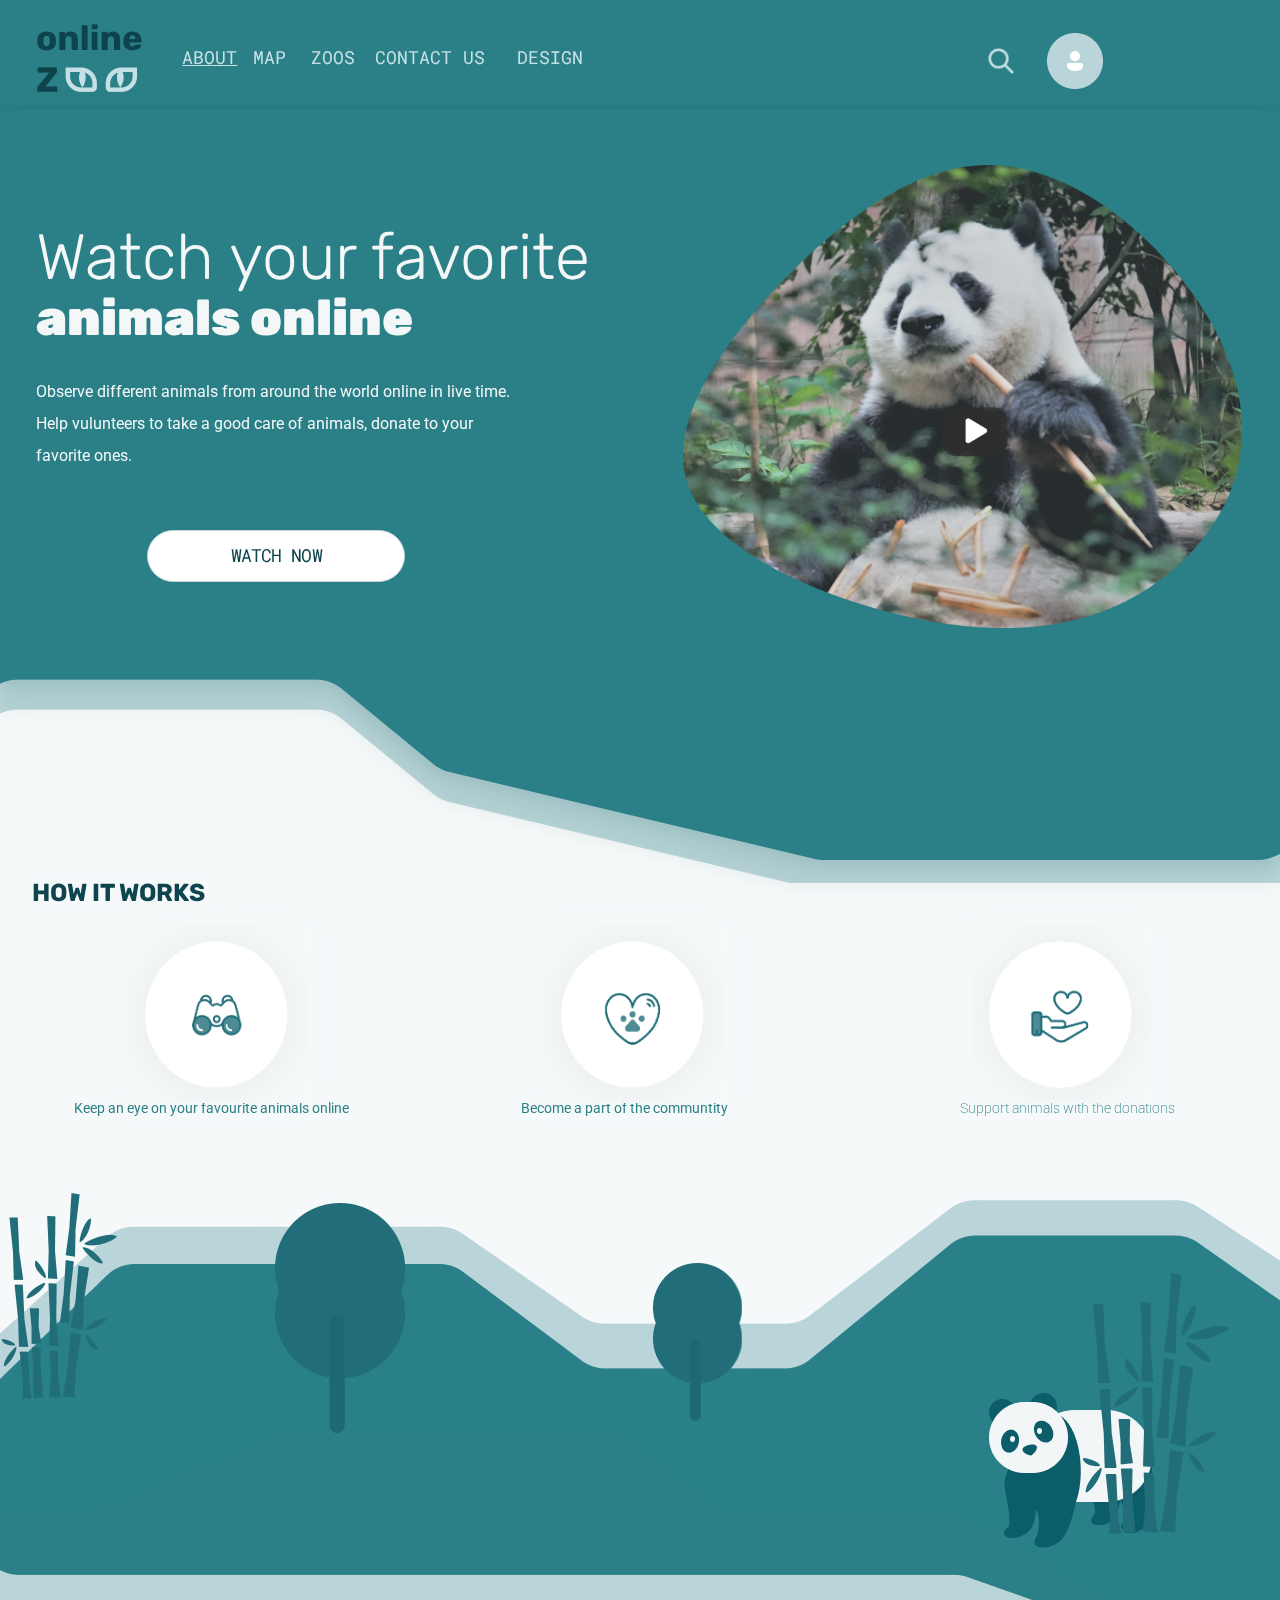
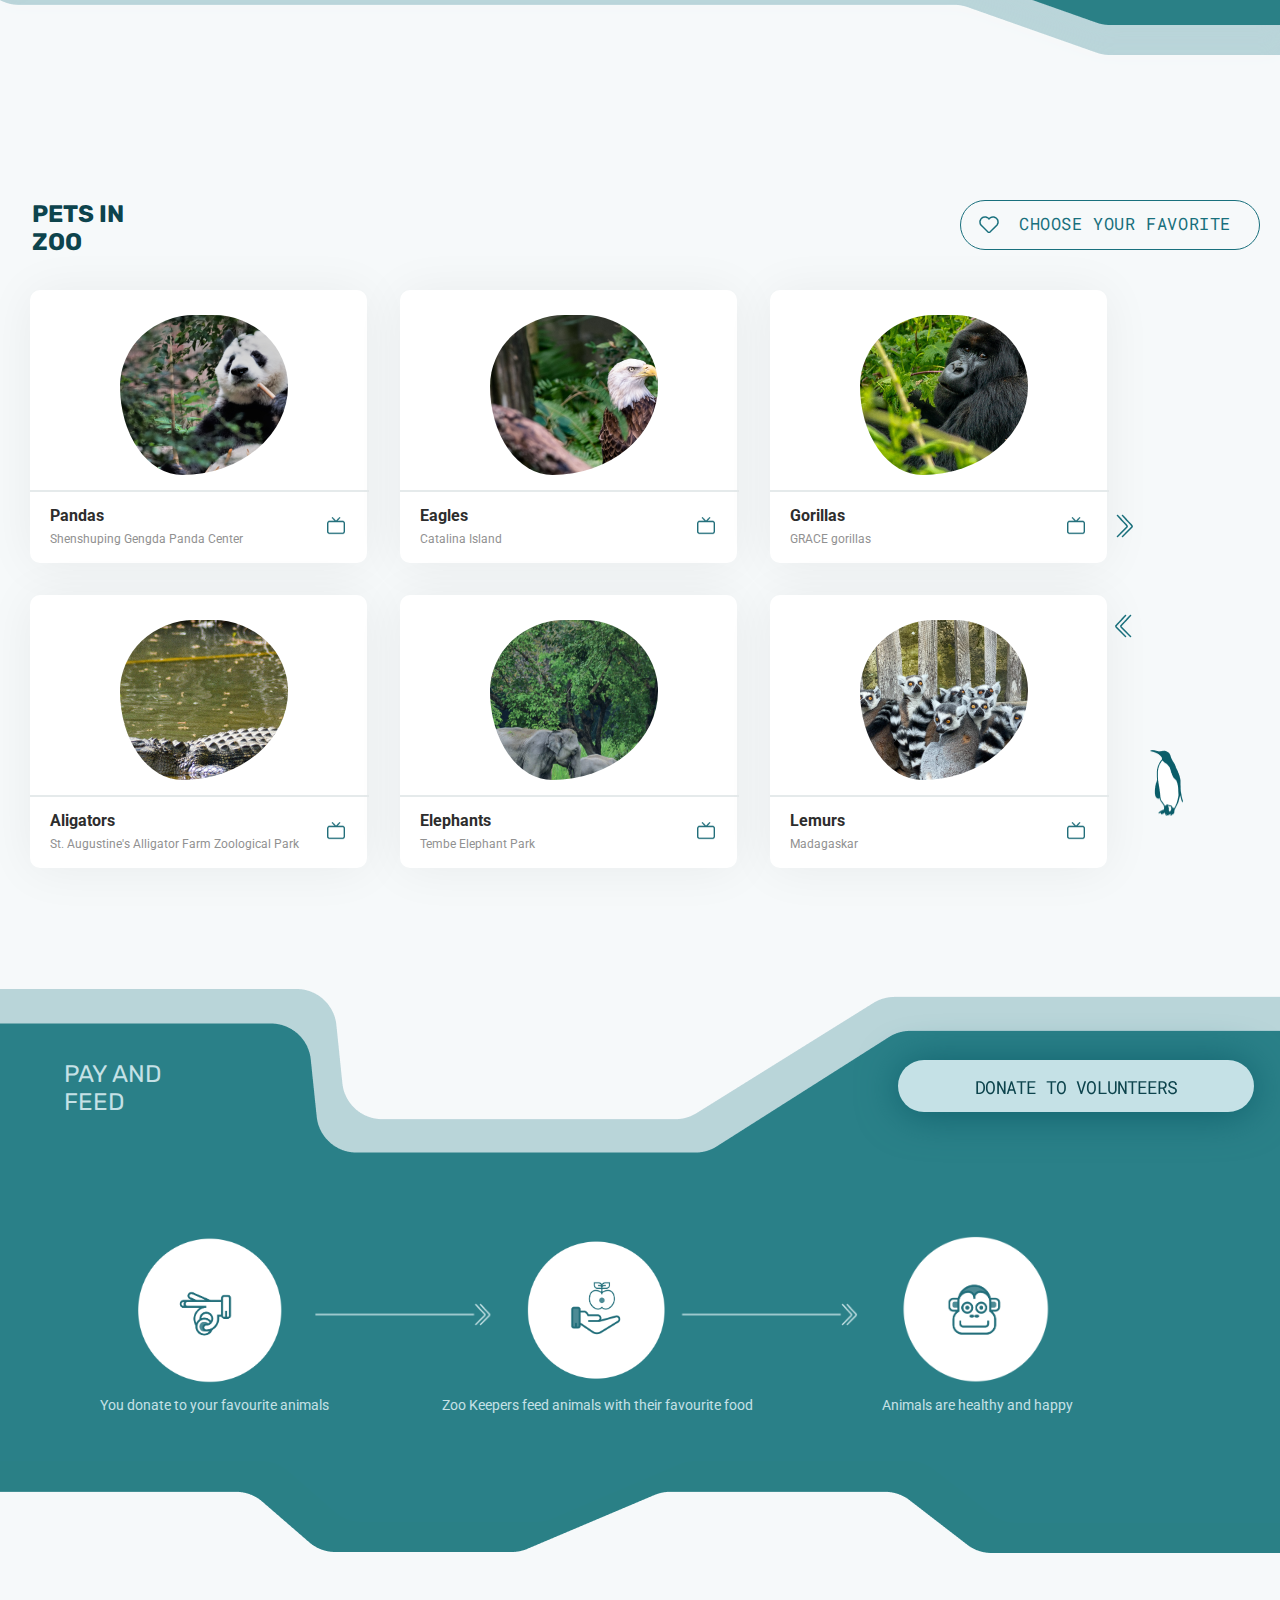
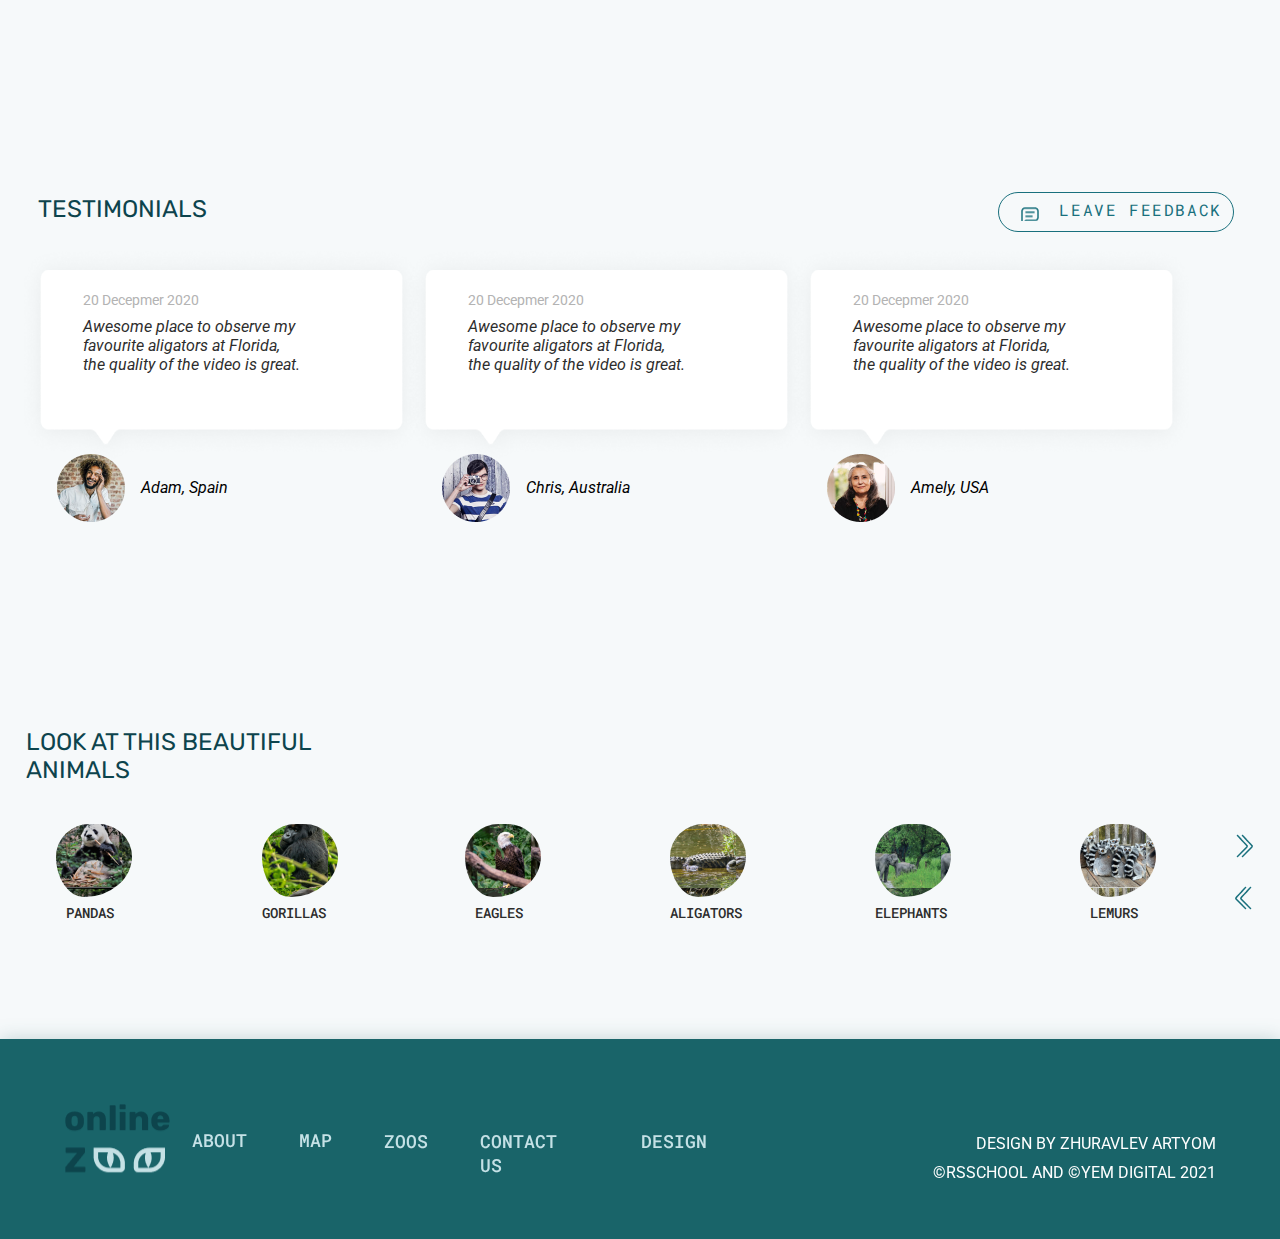
<file: index.html>
<!DOCTYPE html>
<html lang="en">
<head>
    <meta charset="UTF-8">
    <meta http-equiv="X-UA-Compatible" content="IE=edge">
    <meta name="viewport" content="width=device-width, initial-scale=1.0">
    <title>online-zoo</title>
    

    <link rel="stylesheet" href="styleheader.css">
    <link rel="stylesheet" href="stylewatch.css">
    <link rel="stylesheet" href="stylehow.css">
    <link rel="stylesheet" href="stylepets.css">
    <link rel="stylesheet" href="stylepay.css">
    <link rel="stylesheet" href="styletestim.css">
    <link rel="stylesheet" href="stylelook.css">
    <link rel="stylesheet" href="stylefooter.css">
    <link rel="preconnect" href="https://fonts.gstatic.com/%22%3E">
    <link href="https://fonts.googleapis.com/css2?family=Open+Sans&family=Roboto&display=swap" rel="stylesheet">
    <link rel="preconnect" href="https://fonts.gstatic.com/%22%3E">
    <link href="https://fonts.googleapis.com/css2?family=Open+Sans:wght@300&display=swap" rel="stylesheet">
    <link rel="preconnect" href="https://fonts.gstatic.com/%22%3E">
    <link href="https://fonts.googleapis.com/css2?family=Open+Sans&family=Roboto+Mono&display=swap" rel="stylesheet">
    <link rel="preconnect" href="https://fonts.gstatic.com">
    <link href="https://fonts.googleapis.com/css2?family=Rubik:wght@300&display=swap" rel="stylesheet">
</head>
<body>
    <div class = "header-container">
        <div class="wrapper">
            <div class="outer-block">
                <img class="inner-block-logo" src="./assets/Logo-large.png">
            </div>
            <div class="outer-block">
                <div class="inner-block-about">ABOUT</div>
            </div>
            <div class="outer-block">
                <div class="inner-block-map"><a href = "./pages/map/map.html" class="header-text">MAP</a></div>
            </div>
            <div class="outer-block">
                <div class="inner-block-zoos"><a href = "./pages/zoos/pandadp.html" class="header-text">zoos</a></div>
            </div>
            <div class="outer-block">
                <div class="inner-block-contactus"><a href = "#" class="header-text">contact us</a></div>
            </div>
            <div class="outer-block">
                <div class="inner-block-design"><a href = "https://www.figma.com/file/vzrwoqf0kSG1uOify8BRBR/online-zoo" class="header-text">design</a></div>
            </div>
            <div class="outer-block">
                <img class="inner-block-lupa" src="./assets/FrameLupa.png">
            </div>
            <div class="outer-block">
                <div class="inner-block-login"><a href = "#" class="header-text">log in</a></div>
            </div>
            <div class="outer-block">
                <div class="inner-block-singup"><a href = "#" class="header-text">sign up</a></div>
            </div>   
        </div>       
    </div>
    <nav class="mobile-menu">
        <input type="checkbox" id="checkbox" class="mobile-menu__checkbox">
        <label for="checkbox" class="mobile-menu__btn"><div class="mobile-menu__icon"></div></label>
        <img class="mobile-menu__logo" src="./assets/Logo-large640.png">
        <div class="mobile-menu__container">
        <ul class="mobile-menu__list">
            <li class="mobile-menu__item"><a href="#" class="mobile-menu__link">ABOUT</a></li>
            <li class="mobile-menu__item"><a href="#" class="mobile-menu__link">MAP</a></li>
            <li class="mobile-menu__item"><a href="#" class="mobile-menu__link">ZOOS</a></li>
            <li class="mobile-menu__item"><a href="#" class="mobile-menu__link">CONTACT US</a></li>
            <li class="mobile-menu__item"><a href="#" class="mobile-menu__link">DESIGN</a></li>
            <li class="mobile-menu__item"><a href="#" class="mobile-menu__link">MY ACCOUNT</a></li>
        </ul>
        </div>
    </nav>
    <div class="watch-container">
        <div class="watch-wrapper">
            <div class="outer-block-watch">
                <div class = "Panda" >
                    <a href = "./pages/zoos/pandadp.html"><img class = "xxx" src="assets/Pandas.png">
                        <img class = "PandaPlay" src="./assets/FramePlayYOUTUBE.png">
                    </a>
                </div>
            </div>
            <div class="outer-block-watch">
                <div class = "HeroText1">
                    <p>Watch your favorite</p>
                </div>
            </div>
            <div class="outer-block-watch">
                <div class = "HeroText0">
                    <p>animals online</p>
                </div>
            </div>
            <div class="outer-block-watch">
                <div class = "HeroText2">
                    <p>Observe different animals from around the world online in live time. Help vulunteers to take a good care of animals, donate to your favorite ones.</p>
                </div>
            </div>
            <div class="outer-block-watch">
                <div class = "WatchNow">
                    <a href = "./pages/zoos/pandadp.html">Watch Now</a>
                </div>
            </div>
            <div class="outer-block-watch">
                <div class = "watchnow-donate">
                    <a href = "./pages/zoos/pandadp.html">donate</a>
                </div>
            </div>
        </div>
    </div>

    <div class = "how-container">
        <div class="how-wrapper">
            <div class="outer-block-how">
                <div class = "HowworksText">
                    <p>How it works</p>
                </div>
            </div>
            <div class="outer-block-how">
                <div class = "Comp4">
                    <p>Keep an eye on your favourite animals online</p>
                </div>
                <img class = "Circle1 " src="./assets/HowComp11.png">
                <div class = "Circle11 "></div>
                <div class = "Comp4Photo "></div>
            </div>
            <div class="outer-block-how">
                <div class = "Comp5">
                    <p>Become a part of the communtity</p>
                </div>
                <img class = "Circle2" src="./assets/HowComp2.png">
                <div class = "Circle22"></div>
                <div class = "Comp5Photo "></div>
            </div>
            <div class="outer-block-how">
                <div class = "Comp6">
                    <p>Support animals with the donations</p>
                </div>
                <img class = "Circle3" src="./assets/HowComp3.png">
                <div class = "Circle33"></div>
                <div class = "Comp6Photo "></div>
            </div>
            
            <illustr>
                <div class = "backgr"></div>
                <div class = "tree1"></div>
                <div class = "tree2"></div>
                <div class = "PandaIlustr"></div>
                <div class = "bamboo"></div>
                <div class = "tree3"></div>
            </illustr>
        </div>
    </div>

    <div class = "pets-container">
        <petsinzoo>
            <div class = "pets_in_zoo">
                <h2>pets in zoo</h2>
            </div>
            <a href="./pages/map/map.html">
                <div class = "chooseyour">
                    <div class = "Love"></div>
                    <p>choose your favorite  </p>
                </div>
            </a>
            <div class = "LeftArrow"></div>
            <div class = "RightArrow"></div>
            <div class = "Penguin"></div>
            <a href="./pages/zoos/pandadp.html">
                <div class = "PandaFrame">
                    <div class = "VectorPanda"></div>
                    <div class = "TVIn"></div>
                    <div class="PandaZoo2"></div>
                    <div class = "Text11">Pandas</div>
                    <div class = "Text12">Shenshuping Gengda Panda Center</div>
                </div>
            </a>
            <a href="./pages/zoos/eagle.html">
                <div class = "EagleFrame">
                    <div class = "VectorPanda"></div>
                    <div class = "TVIn"></div>
                    <div class = "EagleZoo"></div>
                    <div class = "Text11">Eagles</div>
                    <div class = "Text12">Catalina Island</div>
                </div>
            </a>
            <a href="./pages/zoos/gorillas.html">
                <div class = "GorillaFrame">
                    <div class = "VectorPanda"></div>
                    <div class = "TVIn"></div>
                    <div class = "GorillaZoo"></div>
                    <div class = "Text11">Gorillas</div>
                    <div class = "Text12">GRACE gorillas</div>
                </div>
            </a>
            <a href="./pages/zoos/aligators.html">
                <div class = "AligatorFrame">
                    <div class = "VectorPanda"></div>
                    <div class = "TVIn"></div>
                    <div class = "AligatorZoo"></div>
                    <div class = "Text11">Aligators</div>
                    <div class = "Text12">St. Augustine's Alligator Farm Zoological Park</div>
                </div>
            </a>
            <div class = "ElephantFrame">
                <div class = "VectorPanda"></div>
                <div class = "TVIn"></div>
                <div class = "ElephantZoo"></div>
                <div class = "Text11">Elephants</div>
                <div class = "Text12">Tembe Elephant Park</div>
            </div>        
            <div class = "LemurFrame">
                <div class = "VectorPanda"></div>
                <div class = "TVIn"></div>
                <div class = "LemurZoo"></div>
                <div class = "Text11">Lemurs</div>
                <div class = "Text12">Madagaskar</div>
            </div>

        </petsinzoo>
    </div>

    <div class = "pay-container">
        <div class = "PayFrame">    
            <div class = "text">Pay and feed</div>
            <div class = "PayDonate">DONATE TO VOLUNTEERS</div> 
            <div class = "Ellipse1">
                <p>You donate to your favourite animals</p>
            </div>
                    
            <div class = "Ellipse2">
                <p>Zoo Keepers feed animals with their favourite food</p>
            </div>           
            <div class = "Ellipse3">
                <p>Animals are healthy and happy</p>
            </div>    
        </div>
        <div class = "Arrows"></div>
        <div class = "ArrowsRight"></div>
    </div>

    <div class="testimonials-container" >
        <div class = "testim-wrapper">
            <h2>TESTIMONIALS</h2>
            <div class = "TestimonialsButton">
                <div class = "TestimonialsImg"></div>
                <p>Leave feedback</p>
            </div>
            <div class="testim-frames">
            <div class = "AdamFrame">
                <div class = "AdamPhoto"></div>
                <img class = "Rectangle1" src="assets/RectangleTestim320.png">
                <img class = "Rectangle" src="assets/RectangleTestim.png">
                <div class = "RectText1">20 Decepmer 2020</div>
                <div class = "RectText2">Awesome place to observe my favourite aligators at Florida, the quality of the video is great.</div>
                <div class = "TestimName">Adam, Spain</div>
            </div>
            <div class = "ChrisFrame">
                <div class = "ChrisPhoto"></div>
                <img class = "Rectangle1" src="assets/RectangleTestim320.png">
                <img class = "Rectangle" src="assets/RectangleTestim.png">
                <div class = "RectText1">20 Decepmer 2020</div>
                <div class = "RectText2">Awesome place to observe my favourite aligators at Florida, the quality of the video is great.</div>
                <div class = "TestimName">Chris, Australia</div>
            </div>
            <div class = "AmelyFrame">
                <div class = "AmelyPhoto"></div>
                <img class = "Rectangle1" src="assets/RectangleTestim320.png">
                <img class = "Rectangle" src="assets/RectangleTestim.png">
                <div class = "RectText1">20 Decepmer 2020</div>
                <div class = "RectText2">Awesome place to observe my favourite aligators at Florida, the quality of the video is great.</div>
                <div class = "TestimName">Amely, USA</div>
            </div>
            </div>
        </div>
    </div>

    <lookatthis>
        <div class = "LookAtThisText">Look at this beautiful animals</div>
        <div class = "LookAtThisFrame">
            <div class = "LookArrows">
                <img class = "LookLeft" src = "assets/BttnArrowLeft.png">
                <img class = "LookRight" src = "assets/BttnArrowRight.png">
            </div>
            <div class = "LookPanda">
                <a href="./pages/zoos/pandadp.html">
                    <div class = "LookText">PANDAS</div>
                    <div class = "LookPandaZoo"></div>
                </a>
            </div>
            <div class = "LookGorilla">
                <a href="./pages/zoos/gorillas.html">
                    <div class = "LookText">Gorillas</div>
                    <div class = "LookGorillaZoo"></div>
                </a>
            </div>
            <div class = "LookEagle">
                <a href="./pages/zoos/eagle.html">
                    <div class = "LookText">Eagles</div>
                    <div class = "LookEagleZoo"></div>
                </a>
            </div>
            <div class = "LookAligator">
                <a href="./pages/zoos/aligators.html">
                    <div class = "LookText">Aligators</div>
                    <div class = "LookAligatorZoo"></div>
                </a>
            </div>
            <div class = "LookElephant">
                <a href="#">
                    <div class = "LookText">Elephants</div>
                    <div class = "LookElephantZoo"></div>
                </a>
            </div>
            <div class = "LookLemur">
                <a href="#">
                    <div class = "LookText">Lemurs</div>
                    <div class = "LookLemurZoo"></div>
                </a>
            </div>
            <div class = "LookPanda2">
                <a href="./pages/zoos/pandadp.html">
                    <div class = "LookText">PANDAS</div>
                    <div class = "LookPanda2Zoo"></div>
                </a>
            </div>

        </div>

    </lookatthis>
    <footer>
        <div class="Footer">
            <a href="#">
                <div class="FooterLogo"></div>
            </a>
            <div class="FooterMenu">
                <a href="https://www.figma.com/file/vzrwoqf0kSG1uOify8BRBR/online-zoo">
                    <div class="FooterDesign">Design</div>
                </a>
                <a href="#">
                    <div class="FooterContactUs">contact us</div>
                </a>
                <a href="./pages/zoos/pandadp.html">
                    <div class="FooterZoos">Zoos</div>
                </a>
                <a href="./pages/map/map.html">
                    <div class="FooterMap">Map</div>
                </a>
                <a href="#">
                    <div class="FooterAbout">About</div>
                </a>
            </div>
            <div class="DesignedBy">
                <p1>Design by Zhuravlev Artyom</p1>
                <p2>©RSSchool and ©Yem Digital 2021</p2>
            </div>
        </div>
    </footer>
</body>
</html>
</file>
<file: styleheader.css>
* {
  margin: 0;
}
nav {
  display: none;
}
body {
  background: #f6f9fa;
  display: grid;
  width: 100vw;
}
a:hover {
  color: black;
}
a:active {
  color: rgb(212, 173, 16);
}
.header-container {
  height: 110px;
  filter: drop-shadow(0px 1px 10px rgba(18, 87, 91, 0.25));
  background-color: #2a8086;
}

.wrapper {
  height: 84px;
  margin-top: 13px;
  margin-left: 11.25%;
  margin-right: 7%;
  margin-bottom: 13px;
  display: flex;
}

.outer-block {
  display: flex;
  margin-bottom: 0;
  flex: 0 0 4.4vw;
}

.inner-block-logo {
  margin-right: 3vw;
}
.inner-block-about,
.inner-block-zoos,
.inner-block-contactus,
.inner-block-design,
.inner-block-map {
  position: absolute;
  top: 50px;
  font-family: Roboto Mono;
  font-style: normal;
  font-weight: normal;
  font-size: 18px;
  line-height: 14px;
  text-transform: uppercase;
  color: #c5e1e6;
}
.inner-block-login,
.inner-block-singup {
  position: absolute;

  font-family: Roboto;
  font-style: normal;
  font-weight: normal;
  font-size: 18px;

  text-transform: uppercase;
  color: #c5e1e6;
}
.header-text {
  text-decoration: none;
  color: #c5e1e6;
}
.inner-block-about {
  cursor: default;
  text-decoration: underline;
}
.inner-block-map {
  margin-left: 1.15vw;
}
.inner-block-zoos {
  margin-left: 1.25vw;
}
.inner-block-contactus {
  margin-left: 1.85vw;
}
.inner-block-design {
  margin-left: 110px;
}
.inner-block-lupa {
  margin-left: 40.8vw;
  height: 30px;
  margin-top: 28px;
}
.inner-block-login {
  line-height: 20px;
  top: 48px;
  margin-left: 2vw;
}
.inner-block-singup {
  justify-content: center;
  position: absolute;
  width: 93px;
  height: 48px;
  top: 30px;
  margin-left: 2.2vw;
  border: 1px solid #c5e1e6;
  line-height: 50px;
  text-align: center;
  border-radius: 100px;
}

@media screen and (max-width: 1620px) {
  .wrapper {
    margin-left: 2.8vw;
    margin-top: 18px;
  }
  .inner-block-singup {
    visibility: hidden;
    width: 1px;
    margin-left: 0px;
  }
  .inner-block-login {
    top: 33px;
    margin-right: 0px;
    margin-left: 2.4vw;
    width: 56px;
    height: 56px;

    background-image: url(./assets/loginframe1200.png);
  }
  .inner-block-login a {
    text-decoration: none;
    color: transparent;
    width: 56px;
    height: 56px;
  }
}
@media screen and (max-width: 1200px) {
  .wrapper {
    margin-left: 2.8vw;
    margin-top: 18px;
  }
  .inner-block-about,
  .inner-block-zoos,
  .inner-block-contactus,
  .inner-block-design,
  .inner-block-map {
    position: absolute;
    top: 55px;
    margin-left: 1vw;
  }
  .inner-block-map {
    margin-left: 4.8vw;
  }
  .inner-block-zoos {
    margin-left: 6.6vw;
  }
  .inner-block-contactus {
    margin-left: 9.5vw;
  }
  .inner-block-design {
    margin-left: 18vw;
  }
  .inner-block-lupa {
    margin-left: 51vw;
  }
}
@media screen and (max-width: 1100px) {
  .inner-block-lupa {
    margin-left: 45vw;
  }
  .inner-block-design {
    margin-left: 19vw;
  }
}
@media screen and (max-width: 850px) {
  .inner-block-lupa {
    margin-left: 35vw;
  }
  .inner-block-design {
    margin-left: 22vw;
  }
  .inner-block-map {
    margin-left: 5.5vw;
  }
}
@media screen and (max-width: 640px) {
  .inner-block-about,
  .inner-block-zoos,
  .inner-block-contactus,
  .inner-block-design,
  .inner-block-map,
  .inner-block-lupa {
    visibility: hidden;
  }
}
/*
  .inner-block-login {
    background-image: url(./assets/Burger-menu.png);
    width: 35px;
    height: 35px;
    margin-left: 15vw;
    margin-top: -10px;
  }
  .inner-block-logo {
    height: 38px;
    width: 49px;
  }
  .header-container {
    height: 78px;
  }

/************************************************************************************/
@media screen and (max-width: 850px) {
  .header-container {
    display: none;
  }
  nav {
    display: block;
  }
  .mobile-menu {
    position: fixed;
    display: flex;
    align-items: center;
    justify-content: flex-end;
    padding: 0 16px;
    top: 0;
    background-color: #2a8086;
    left: 0;
    right: 0;
    height: 78px;
    z-index: 9999999;
    filter: drop-shadow(0px 1px 10px rgba(18, 87, 91, 0.25));
  }
  .mobile-menu__logo {
    position: absolute;
    width: 49.08px;
    height: 38px;
    left: 20px;
    top: 20px;
  }
  .mobile-menu__icon {
    display: block;
    position: relative;
    background: #c5e1e6;
    width: 90%;
    height: 2px;
    right: 10px;

    transition: 0.4s;
  }
  .mobile-menu .mobile-menu__btn {
    position: relative;
    display: flex;
    align-items: center;
    justify-content: center;
    width: 35px;
    height: 30px;
    cursor: pointer;
    transition: 0.4s;
  }
  .mobile-menu .mobile-menu__container {
    position: fixed;
    text-align: center;
    display: flex;
    align-items: center;
    justify-content: center;
    top: 77px;
    left: 0;
    right: 0;
    z-index: 999;
    height: 0;
    opacity: 1;
    transition: 0.5s;
    transition-delay: 0.2s;
    overflow: hidden;
    background-color: #2a8086;
  }
  .mobile-menu .mobile-menu__list {
    transition: 0.5s;
    transition-delay: 0.5s;
    list-style: none;
    padding-left: 0;
    margin-top: -50px;
  }
  .mobile-menu .mobile-menu__item {
    font-size: 26px;
    padding-bottom: 15px;
  }
  .mobile-menu .mobile-menu__link {
    font-family: Roboto Mono;
    font-style: normal;
    font-weight: bold;
    font-size: 18px;
    line-height: 24px;
    text-transform: uppercase;
    color: #f3f7f8;
    text-decoration: none;
  }
  .mobile-menu .mobile-menu__checkbox {
    display: none;
  }
  .mobile-menu .mobile-menu__checkbox:checked ~ .mobile-menu__nav {
    opacity: 1;
    transition-delay: 0s;
  }
  .mobile-menu .mobile-menu__checkbox:checked ~ .mobile-menu__container {
    height: 400%;
    transition-delay: 0s;
  }
  .mobile-menu
    .mobile-menu__checkbox:checked
    ~ .mobile-menu__btn
    .mobile-menu__icon {
    background: transparent;
  }
  .mobile-menu
    .mobile-menu__checkbox:checked
    ~ .mobile-menu__btn
    .mobile-menu__icon::before,
  .mobile-menu
    .mobile-menu__checkbox:checked
    ~ .mobile-menu__btn
    .mobile-menu__icon::after {
    top: 0;
  }
  .mobile-menu
    .mobile-menu__checkbox:checked
    ~ .mobile-menu__btn
    .mobile-menu__icon::after {
    transform: rotate(-45deg);
    -webkit-transform: rotate(-45deg);
  }
  .mobile-menu
    .mobile-menu__checkbox:checked
    ~ .mobile-menu__btn
    .mobile-menu__icon::before {
    transform: rotate(45deg);
    -webkit-transform: rotate(45deg);
  }
  .mobile-menu__icon::before {
    top: -8px;
  }
  .mobile-menu__icon::after {
    top: 8px;
  }
  .mobile-menu__icon::after,
  .mobile-menu__icon::before {
    content: "";
    display: block;
    position: absolute;
    background: #c5e1e6;
    width: 100%;
    height: 2px;
    transition: 0.4s;
  }
}
@media screen and (max-width: 320px) {
  .mobile-menu {
    height: 50px;
  }
  .mobile-menu .mobile-menu__container {
    top: 49px;
  }
  .mobile-menu__logo {
    left: 15px;
    top: 7px;
  }
  .mobile-menu .mobile-menu__checkbox:checked ~ .mobile-menu__container {
    height: 700%;
    transition-delay: 0s;
  }
}
</file>
<file: stylewatch.css>
.watch-container {
  height: 773px;
  filter: drop-shadow(0px 1px 10px rgba(18, 87, 91, 0.25));
  background-image: url(assets/Hero.png);
  background-repeat: no-repeat;
  background-position: center;

  /*background-attachment: fixed;*/
}
.watch-wrapper {
  margin-left: 11.25%;
  height: 778px;
  margin-right: 7%;
  display: flex;
}
.outer-block-watch {
  display: flex;
  margin-bottom: 0;
  flex: 0 0 4.4vw;
}
.Panda .xxx {
  /* Panda */
  position: absolute;
  width: 803.93px;
  height: 666px;
  right: 11.5vw;
  top: 44px;
}
.PandaPlay {
  position: absolute;
  width: 120.21px;
  height: 120.21px;
  right: 27.5vw;
  top: 356px;
}

.HeroText1 {
  position: absolute;
  width: 750px;
  height: 160px;
  left: 11.5vw;
  top: 105px;

  font-family: Rubik;
  font-style: normal;
  font-weight: 300;
  font-size: 68px;
  line-height: 85px;
  letter-spacing: 2px;
  /* hero-text */

  color: #f3f7f8;
}
.HeroText0 {
  position: absolute;
  width: 750px;
  height: 160px;
  left: 11.5vw;
  top: 186px;

  font-family: Rubik;
  font-style: normal;
  font-weight: 900;
  font-size: 64px;
  line-height: 85px;
  letter-spacing: 2px;
  /* hero-text */

  color: #f3f7f8;
}

.HeroText2 {
  position: absolute;
  width: 480px;
  height: 40px;
  left: 11.5vw;
  top: 290px;

  /* text */

  font-family: Roboto;
  font-style: normal;
  font-weight: normal;
  font-size: 14px;
  line-height: 20px;
  /* or 143% */

  /* hero-text */

  color: #f3f7f8;
}
.watchnow-donate a {
  visibility: hidden;
}
.WatchNow a {
  position: absolute;
  width: 258px;
  height: 52px;
  left: 11.5vw;
  top: 420px;
  text-align: center;
  font-family: Roboto Mono;
  font-style: normal;
  font-weight: normal;
  font-size: 18px;
  line-height: 49px;
  /* identical to box height */
  text-decoration: none;
  letter-spacing: -0.05em;
  text-transform: uppercase;
  color: #0d444d;
  border: 1px solid #c5d6d8;
  box-sizing: border-box;
  border-radius: 100px;
  background-color: white;
}
.WatchNow a:hover {
  background-color: #71b7c2;
  color: #237380;
}
.WatchNow a:active {
  filter: drop-shadow(0px 2px 9px rgba(185, 213, 217, 0.6));
  background-color: #237380;
  color: #c5d6d8;
  text-decoration: underline;
}
@media screen and (min-width: 1921px) {
  .watch-wrapper {
    margin: auto;
  }
  .watch-container {
    justify-content: center;
  }
}
@media screen and (max-width: 1620px) {
  .Panda .xxx {
    width: 559px;
    height: 463px;
    right: 3vw;
    top: 55px;
  }
  .PandaPlay {
    width: 80px;
    height: 80px;
    right: 20.7vw;
    top: 281px;
  }

  .watch-wrapper {
    margin-left: 2.8vw;
  }
  .HeroText1,
  .HeroText2,
  .HeroText0,
  .WatchNow {
    left: 2.8vw;
  }
  .HeroText0 {
    top: 166px;
    font-size: 50px;
    letter-spacing: 0px;
  }
  .HeroText1 {
    font-size: 64px;
    letter-spacing: 0px;
  }
  .HeroText2 {
    top: 266px;
    line-height: 32px;
    font-size: 16px;
  }
}
@media screen and (max-width: 1200px) {
  .watch-container {
    height: 657px;
    background-image: url(./assets/Hero1200.png);
  }
  .WatchNow a {
    left: 2.8vw;
    top: 398px;
  }
}
@media screen and (max-width: 1110px) {
  .Panda .xxx {
    width: 455px;
    height: 411px;
    right: 3vw;
    top: 55px;
  }
  .PandaPlay {
    width: 80px;
    height: 80px;
    right: 20.5vw;
    top: 240px;
  }
  .HeroText0 {
    width: 320px;
    top: 166px;
    font-size: 40px;
  }
  .HeroText1 {
    font-size: 50px;
  }
  .HeroText2 {
    top: 266px;
    width: 400px;
    line-height: 18px;
    font-size: 14px;
  }
}
@media screen and (max-width: 936px) {
  .Panda .xxx {
    width: 355px;
    height: 311px;
    right: 3vw;
    top: 55px;
  }
  .PandaPlay {
    width: 60px;
    height: 60px;
    right: 18.5vw;
    top: 200px;
  }
  .HeroText0 {
    top: 106px;
    font-size: 40px;
  }
  .HeroText1 {
    top: 50px;
    font-size: 50px;
  }
  .HeroText2 {
    top: 206px;
    width: 330px;
    line-height: 18px;
    font-size: 14px;
  }
  .WatchNow a {
    left: 2vw;
    top: 298px;
    width: 220px;
  }
  .watchnow-donate a {
    visibility: visible;
    position: absolute;
    width: 220px;
    height: 52px;
    left: 31.5vw;
    top: 298px;
    text-align: center;
    font-family: Roboto Mono;
    font-style: normal;
    font-weight: normal;
    font-size: 18px;
    line-height: 49px;
    /* identical to box height */
    text-decoration: none;
    letter-spacing: 0.1em;
    text-transform: uppercase;
    color: #0d444d;
    border: 1px solid #c5d6d8;
    box-sizing: border-box;
    border-radius: 100px;
    background-color: #c5e1e6;
  }
}
@media screen and (max-width: 854px) {
  .Panda .xxx {
    width: 255px;
    height: 211px;
    right: 3vw;
    top: 115px;
  }
  .PandaPlay {
    width: 80px;
    height: 80px;
    right: 17.5vw;
    top: 165px;
  }
  .HeroText0 {
    top: 126px;
    font-size: 30px;
    letter-spacing: 1px;
  }
  .HeroText1 {
    width: 320px;
    top: 85px;
    font-size: 36px;
  }
  .HeroText2 {
    top: 208px;
    width: 290px;
    line-height: 20px;
    font-size: 14px;
  }
  .WatchNow a {
    left: 3vw;
    top: 315px;
    width: 170px;
    height: 40px;
    font-size: 14px;
    line-height: 39px;
  }
  .watchnow-donate a {
    width: 170px;
    height: 40px;
    left: 32.5vw;
    top: 315px;
    font-size: 14px;
    line-height: 39px;
  }
}
@media screen and (max-width: 640px) {
  .watch-container {
    height: 558px;
    background-image: url(./assets/Hero640.png);
    filter: none;
  }
}
@media screen and (max-width: 584px) {
  .watch-container {
    height: 631px;
    background-image: url(./assets/Hero580.png);
  }
  .Panda .xxx {
    width: 255px;
    height: 211px;
    right: 10vw;
    top: 80px;
  }
  .PandaPlay {
    width: 80px;
    height: 80px;
    right: 30.5vw;
    top: 145px;
  }
  .HeroText0 {
    top: 308px;
    font-size: 28px;
    width: 290px;
    letter-spacing: 1px;
  }
  .HeroText1 {
    width: 320px;
    top: 275px;
    width: 290px;
    font-size: 32px;
  }
  .HeroText2 {
    top: 385px;
    width: 290px;
    line-height: 20px;
    font-size: 14px;
  }
  .WatchNow a {
    left: 3vw;
    top: 480px;
    width: 140px;
    height: 40px;
    font-size: 14px;
    line-height: 39px;
  }
  .watchnow-donate a {
    width: 140px;
    height: 40px;
    left: 53.5vw;
    top: 480px;
    font-size: 14px;
    line-height: 39px;
  }
}
@media screen and (max-width: 320px) {
  .Panda .xxx {
    width: 255px;
    height: 211px;
    right: 10vw;
    top: 70px;
  }
  .PandaPlay {
    width: 80px;
    height: 80px;
    right: 38.5vw;
    top: 125px;
  }
  .watch-container {
    height: 631px;
    background-image: url(./assets/Hero320.png);
  }
}
</file>
<file: stylehow.css>
.how-container {
  height: 1235px;
  filter: drop-shadow(0px 1px 10px #f6f9fa);
  background-image: url(assets/illustr.png);
  background-repeat: no-repeat;
  background-position: center;

  /*background-attachment: fixed;*/
}

.HowworksText {
  position: absolute;
  width: 174px;
  height: 28px;
  left: 11.5vw;
  top: -45px;
  font-family: Rubik;
  font-style: normal;
  font-weight: bold;
  font-size: 24.5px;
  text-transform: uppercase;
  color: #0d444d;
}
.Comp4 {
  position: absolute;
  width: 480px;
  height: 367px;
  left: 11.5vw;
  top: 240px;

  font-family: Roboto;
  font-style: normal;
  font-weight: normal;
  font-size: 14px;
  line-height: 20px;
  text-align: center;
  color: #2a8086;
}

.Comp5 {
  position: absolute;
  width: 480px;
  height: 367px;
  left: 37.5vw;
  top: 240px;
  font-family: Roboto;
  font-style: normal;
  font-weight: normal;
  font-size: 14px;
  line-height: 20px;
  text-align: center;
  color: #2a8086;
}
.Comp6 {
  position: absolute;
  width: 480px;
  height: 367px;
  right: 11.5vw;
  top: 240px;
  font-family: Roboto;
  font-style: normal;
  font-weight: 200;
  font-size: 14px;
  line-height: 20px;
  text-align: center;
  color: #2a8086;
}
.Circle1 {
  position: absolute;
  width: 180px;
  height: 180px;
  left: 19vw;
  top: 60px;
  filter: none;
  background-size: auto;
  background-color: transparent;
}
.Circle2 {
  position: absolute;
  width: 180px;
  height: 180px;
  left: 45.2vw;
  top: 60px;
  filter: none;
  background-size: auto;
  background-color: transparent;
}
.Circle3 {
  position: absolute;
  width: 180px;
  height: 180px;
  right: 19vw;
  top: 60px;
  filter: none;
  background-size: auto;
  background-color: transparent;
}
.Comp4Photo {
  position: absolute;
  width: 180px;
  height: 180px;
  left: 19vw;
  top: 60px;
  filter: none;
  background-size: 1%;
  background-repeat: no-repeat;
  background-image: url(./assets/HowComp11.png);
}
.Comp4Photo:hover {
  width: 406px;
  height: 190px;
  left: 13vw;
  top: -120px;
  box-shadow: transparent;

  background: #f6f9fa;
  border-radius: 10px;
  background-image: url(assets/Tooltip1.png);
}
.Comp5Photo {
  position: absolute;
  width: 180px;
  height: 180px;
  left: 48.2vw;
  top: 60px;
  background-size: 1%;
  background-repeat: no-repeat;

  background-image: url(assets/HowComp2.png);
}
.Comp5Photo:hover {
  width: 406px;
  height: 190px;
  left: 749px;
  top: -120px;
  box-shadow: transparent;

  background: #f6f9fa;
  border-radius: 10px;
  background-image: url(assets/Tooltip1.png);
}
.Comp6Photo {
  position: absolute;
  width: 180px;
  height: 180px;
  right: 15vw;
  top: 60px;
  background-size: 1%;
  background-repeat: no-repeat;
  background-image: url(assets/HowComp3.png);
}
.Comp6Photo:hover {
  width: 406px;
  height: 190px;
  left: 1254px;
  top: -120px;
  box-shadow: transparent;

  background: #f6f9fa;
  border-radius: 10px;
  background-image: url(assets/Tooltip1.png);
}

/*--------------ILLUSTRATION---------*/

.tree1 {
  position: absolute;
  width: 130.13px;
  height: 230px;
  left: 11.5vw;
  top: 405px;
  background-image: url(assets/tree4Tree1.png);
}

.tree2 {
  /* tree4 */
  position: absolute;
  width: 89.39px;
  height: 158px;
  left: 41.5vw;
  top: 465px;
  background-image: url(assets/tree4Tree2.png);
}

.tree3 {
  position: absolute;
  width: 130.13px;
  height: 230px;
  right: 9vw;
  top: 520px;
  background-image: url(assets/tree4Tree3.png);
}

.bamboo {
  background-image: url(assets/Bamboo.png);
  position: absolute;
  width: 147.18px;
  height: 280px;
  right: 38vw;
  top: 445px;
}

.PandaIlustr {
  position: absolute;
  width: 163px;
  height: 155px;
  right: 42vw;
  top: 560px;
  background-image: url(assets/PandaIllustr.png);
}
@media screen and (max-width: 1620px) {
  .Comp4Photo,
  .Comp5Photo,
  .Comp6Photo {
    display: none;
  }
  .HowworksText {
    top: -5px;
    left: 2.5vw;
  }
  .Circle1 {
    top: 40px;
    left: 10vw;
  }
  .Circle2 {
    top: 40px;
    left: 42.5vw;
  }
  .Circle3 {
    top: 40px;
    right: 10vw;
  }
  .Comp4 {
    top: 215px;
    left: -2.2vw;
  }
  .Comp5 {
    top: 215px;
    left: 30vw;
  }
  .Comp6 {
    width: 400px;
    top: 215px;
    right: 1vw;
  }
  .how-container {
    height: 1020px;
    background-position: left;
  }
  .tree1 {
    top: 320px;
    left: 21.5vw;
  }
  .tree2 {
    top: 380px;
    left: 51vw;
  }
  .tree3 {
    display: none;
  }
  .PandaIlustr {
    top: 510px;
    right: 10vw;
  }
  .bamboo {
    top: 390px;
    right: 4vw;
  }
}
@media screen and (max-width: 1000px) {
  .HowworksText {
    left: 3vw;
    font-size: 18px;
  }
  .Circle1 {
    height: 140px;
    width: 140px;
  }
  .Circle2 {
    height: 140px;
    width: 140px;
  }
  .Circle3 {
    height: 140px;
    width: 140px;
  }
  .Comp4 {
    width: 210px;
    top: 180px;
    left: 6vw;
  }
  .Comp5 {
    top: 180px;
    left: 40vw;
    width: 150px;
  }
  .Comp6 {
    top: 180px;
    right: 10vw;
    width: 170px;
  }
}
@media screen and (max-width: 640px) {
  .how-container {
    height: 560px;
    background-image: url(./assets/how640.png);
  }
  .HowworksText {
    top: -105px;
    left: 3vw;
    font-size: 18px;
  }
  .Circle1 {
    top: -75px;
    height: 140px;
    width: 140px;
    left: 6vw;
  }
  .Circle2 {
    top: -75px;
    height: 140px;
    width: 140px;
    left: 39vw;
  }
  .Circle3 {
    top: -75px;
    height: 140px;
    width: 140px;

    right: 6.5vw;
  }
  .Comp4 {
    top: 67px;
    width: 210px;
    left: 1.5vw;
  }
  .Comp5 {
    top: 67px;
    width: 150px;
    left: 38.5vw;
  }
  .Comp6 {
    width: 170px;
    top: 67px;
    right: 4.5vw;
  }

  .tree1 {
    background-size: 56%;
    background-repeat: no-repeat;
    top: 170px;
    left: 5vw;
  }
  .tree2 {
    background-size: 56%;
    background-repeat: no-repeat;
    top: 205px;
    left: 35vw;
  }

  .PandaIlustr {
    background-size: 56%;
    background-repeat: no-repeat;
    top: 280px;
    right: 13vw;
  }
  .bamboo {
    background-size: 56%;
    background-repeat: no-repeat;
    top: 215px;
    right: 8vw;
  }
}
@media screen and (max-width: 588px) {
  .how-container {
    height: 1540px;
    background-position: center;
  }
  .HowworksText {
    top: -18px;
    letter-spacing: 0.3px;
  }
  .Circle1 {
    top: 10px;
    height: 140px;
    width: 140px;
    left: 27.5vw;
  }
  .Circle2 {
    top: 220px;
    height: 140px;
    width: 140px;
    left: 27.5vw;
  }
  .Circle3 {
    top: 440px;
    height: 140px;
    width: 140px;
    left: 27.5vw;
  }
  .Comp4 {
    top: 145px;
    width: 210px;
    left: 17vw;
  }
  .Comp5 {
    top: 360px;
    width: 150px;
    left: 26vw;
  }
  .Comp6 {
    width: 170px;
    top: 577px;
    left: 23vw;
  }

  .tree1 {
    display: none;
  }
  .tree2 {
    background-size: 56%;
    background-repeat: no-repeat;
    top: 695px;
    left: -10px;
  }

  .PandaIlustr {
    background-size: 56%;
    background-repeat: no-repeat;
    top: 769px;
    right: 0vw;
  }
  .bamboo {
    width: 130px;

    background-repeat: no-repeat;
    top: 705px;
    right: 0px;
  }
}
@media screen and (max-width: 320px) {
  .how-container {
    background-position: center;
    background-image: url(./assets/how320.png);
  }
}
</file>
<file: stylepets.css>
.pets_in_zoo {
  position: absolute;
  width: 141px;
  height: 28px;
  left: 220px;
  top: 1848px;
  font-family: Rubik;
  font-style: normal;
  font-weight: normal;
  font-size: 16px;
  line-height: 28px;
  text-transform: uppercase;
  color: #0d444d;
}
.chooseyour {
  position: absolute;
  width: 331px;
  height: 52px;
  left: 1369px;
  top: 1834px;
  /* bttn text */

  border: 1.5px solid #19707d;
  box-sizing: border-box;
  border-radius: 100px;
}
.chooseyour:hover {
  background-color: #2a8086;
}
.chooseyour p:hover {
  color: #c5d6d8;
  text-align: left;
}
.chooseyour:active {
  border-color: #0d1213;
}
.chooseyour p:active {
  color: #050809;
  text-align: left;
  text-decoration: underline;
}
.chooseyour p {
  position: absolute;
  width: 300px;
  height: 52px;
  left: 58px;
  top: -15px;
  /* bttn text */
  font-family: Roboto Mono;
  font-style: normal;
  font-weight: normal;
  font-size: 17px;
  line-height: 80px;
  /* identical to box height */
  letter-spacing: 0.15em;
  text-transform: uppercase;
  color: #19707d;
  transition: 0.5s;
}
.Love {
  position: absolute;
  width: 20px;
  height: 17px;
  left: 18px;
  top: 16px;
  background-image: url(assets/VectorLove.png);
}
.LeftArrow {
  position: absolute;
  width: 50px;
  height: 50px;
  left: 1750px;
  top: 2275px;
  background-image: url(assets/BttnArrowLeft.png);
  transform: matrix(-1, 0, 0, 1, 0, 0);
  transition: 0.5s;
}
.LeftArrow:hover {
  cursor: pointer;
  left: 1760px;
}
.RightArrow:hover {
  cursor: pointer;
  left: 1760px;
}
.RightArrow {
  transition: 0.5s;
  position: absolute;
  width: 50px;
  height: 50px;
  left: 1750px;
  top: 2330px;
  background-image: url(assets/BttnArrowRight.png);
  transform: matrix(-1, 0, 0, 1, 0, 0);
}
.Penguin {
  position: absolute;
  width: 33px;
  height: 65.69px;
  left: 1759px;
  top: 2620px;
  background-image: url(assets/Penguin.png);
}
/*----------Kartinki-------------------*/
/*---------DLYA VSEX OBSHIE------------*/
.VectorPanda {
  position: absolute;
  width: 480px;
  height: 0px;
  left: 0px;
  top: 273px;
  border: 1px solid #e5eaeb;
}
.TVIn {
  position: absolute;
  width: 32px;
  height: 32px;
  left: 418px;
  top: 302px;
  background-image: url(assets/FrameTVin.png);
}

.Text11 {
  position: absolute;
  width: 81px;
  height: 28px;
  left: 30px;
  top: 290px;
  font-family: Roboto;
  font-style: normal;
  font-weight: 500;
  font-size: 24px;
  line-height: 28px;
  color: #2d2d2d;
}
.Text12 {
  position: absolute;
  width: 352px;
  height: 19px;
  left: 30px;
  top: 324px;
  font-family: Roboto;
  font-style: normal;
  font-weight: normal;
  font-size: 16px;
  line-height: 19px;
  color: #919191;
}
/*------------PANDA--------------------*/
.PandaFrame {
  position: absolute;
  width: 480px;
  height: 364px;
  left: 220px;
  top: 1950px;
  border-radius: 10px;
  box-shadow: 0px 2px 50px rgba(0, 0, 0, 0.06);

  background-color: #ffffff;
}
/*--------------------------------*/

.PandaZoo2 {
  position: relative;
  overflow: hidden;
  width: 231.9px;
  height: 221.79px;
  left: 116.39px;
  top: 25px;
  border-radius: 120% 120% 170% 100% / 120% 120% 150% 150%;
  transition: transform 2s;
}

.PandaZoo2::before {
  content: "";
  position: absolute;
  top: -10px;
  left: -10px;
  right: -10px;
  bottom: -10px;
  background: fixed;

  background: url(assets/PandaZooFull.png);
  background-size: fixed;
  transition: transform 2s;
}

.PandaZoo2:hover {
  transform: rotate(360deg);
}
.PandaZoo2:hover::before {
  transform: rotate(-360deg);
}

.VectorZoo {
  position: relative;
  z-index: 2;
  width: 228.92px;
  height: 221px;
  left: 126px;
  top: 20px;
  transition: 0.5s;
  color: transparent;
  background: fixed;
  background-color: white;
}
.VectorZoo:hover {
  background: fixed;

  transform: rotate(360deg);
  -webkit-transform: rotate(360deg);
  background-color: transparent;
}
/*----------------EAGLE-----------------*/
.EagleFrame {
  position: absolute;
  width: 480px;
  height: 364px;
  left: 720px;
  top: 1950px;
  border-radius: 10px;
  box-shadow: 0px 2px 50px rgba(0, 0, 0, 0.06);

  background-color: #ffffff;
}
.EagleZoo {
  position: relative;
  overflow: hidden;
  width: 231.9px;
  height: 221.79px;
  left: 116.39px;
  top: 25px;
  border-radius: 120% 120% 170% 100% / 120% 120% 150% 150%;
  transition: transform 2s;
}

.EagleZoo::before {
  content: "";
  position: absolute;
  top: -10px;
  left: -10px;
  right: -10px;
  bottom: -10px;
  background: fixed;

  background: url(assets/EagleZoo2.png);
  background-size: fixed;
  transition: transform 2s;
}

.EagleZoo:hover {
  transform: rotate(360deg);
}
.EagleZoo:hover::before {
  transform: rotate(-360deg);
}
/*----------------GORILLA-----------------*/
.GorillaFrame {
  position: absolute;
  width: 480px;
  height: 364px;
  left: 1220px;
  top: 1950px;
  border-radius: 10px;
  box-shadow: 0px 2px 50px rgba(0, 0, 0, 0.06);

  background-color: #ffffff;
}
.GorillaZoo {
  position: relative;
  overflow: hidden;
  width: 231.9px;
  height: 221.79px;
  left: 116.39px;
  top: 25px;
  border-radius: 120% 120% 170% 100% / 120% 120% 150% 150%;
  transition: transform 2s;
}

.GorillaZoo::before {
  content: "";
  position: absolute;
  top: -10px;
  left: -10px;
  right: -10px;
  bottom: -10px;
  background: fixed;

  background: url(assets/GorillaZoo2.png);
  background-size: fixed;
  transition: transform 2s;
}

.GorillaZoo:hover {
  transform: rotate(360deg);
}
.GorillaZoo:hover::before {
  transform: rotate(-360deg);
}
/*----------------ALIGATOR-----------------*/
.AligatorFrame {
  position: absolute;
  width: 480px;
  height: 364px;
  left: 220px;
  top: 2334px;
  border-radius: 10px;
  box-shadow: 0px 2px 50px rgba(0, 0, 0, 0.06);

  background-color: #ffffff;
}
.AligatorZoo {
  position: relative;
  overflow: hidden;
  width: 231.9px;
  height: 221.79px;
  left: 116.39px;
  top: 25px;
  border-radius: 120% 120% 170% 100% / 120% 120% 150% 150%;
  transition: transform 2s;
}

.AligatorZoo::before {
  content: "";
  position: absolute;
  top: -10px;
  left: -10px;
  right: -10px;
  bottom: -10px;
  background: fixed;

  background: url(assets/AligatorZoo2.png);
  background-size: fixed;
  transition: transform 2s;
}

.AligatorZoo:hover {
  transform: rotate(360deg);
}
.AligatorZoo:hover::before {
  transform: rotate(-360deg);
}
/*----------------ELEPHANT-----------------*/
.ElephantFrame {
  position: absolute;
  width: 480px;
  height: 364px;
  left: 720px;
  top: 2334px;
  border-radius: 10px;
  box-shadow: 0px 2px 50px rgba(0, 0, 0, 0.06);

  background-color: #ffffff;
}
.ElephantZoo {
  position: relative;
  overflow: hidden;
  width: 231.9px;
  height: 221.79px;
  left: 116.39px;
  top: 25px;
  border-radius: 120% 120% 170% 100% / 120% 120% 150% 150%;
  transition: transform 2s;
}

.ElephantZoo::before {
  content: "";
  position: absolute;
  top: -10px;
  left: -10px;
  right: -10px;
  bottom: -10px;
  background: fixed;

  background: url(assets/ElephantZoo2.png);
  background-size: fixed;
  transition: transform 2s;
}

.ElephantZoo:hover {
  transform: rotate(360deg);
}
.ElephantZoo:hover::before {
  transform: rotate(-360deg);
}
/*----------------LEMUR-----------------*/
.LemurFrame {
  position: absolute;
  width: 480px;
  height: 364px;
  left: 1220px;
  top: 2334px;
  border-radius: 10px;
  box-shadow: 0px 2px 50px rgba(0, 0, 0, 0.06);

  background-color: #ffffff;
}

.LemurZoo {
  position: relative;
  overflow: hidden;
  width: 231.9px;
  height: 221.79px;
  left: 116.39px;
  top: 25px;
  border-radius: 120% 120% 170% 100% / 120% 120% 150% 150%;
  transition: transform 2s;
}

.LemurZoo::before {
  content: "";
  position: absolute;
  top: -10px;
  left: -10px;
  right: -10px;
  bottom: -10px;
  background: fixed;

  background: url(assets/LemurZoo2.png);
  background-size: fixed;
  transition: transform 2s;
}

.LemurZoo:hover {
  transform: rotate(360deg);
}
.LemurZoo:hover::before {
  transform: rotate(-360deg);
}
@media screen and (max-width: 1820px) {
  .pets_in_zoo {
    top: 1800px;
    left: 2.5vw;
  }
  .PandaFrame,
  .EagleFrame,
  .GorillaFrame {
    top: 1890px;
  }
  .AligatorFrame,
  .ElephantFrame,
  .LemurFrame {
    top: 2290px;
  }
  .PandaFrame,
  .AligatorFrame {
    left: 30px;
  }
  .EagleFrame,
  .ElephantFrame {
    left: 550px;
  }
  .GorillaFrame,
  .LemurFrame {
    left: 1070px;
  }
  .chooseyour {
    position: absolute;
    width: 300px;
    height: 50px;
    left: 75vw;
    top: 1800px;
  }
  .chooseyour p {
    width: 280px;
    letter-spacing: 0.6px;
    line-height: 75px;
  }
  .Love {
    position: absolute;
    width: 20px;
    height: 17px;
    left: 18px;
    top: 15px;
  }
  .LeftArrow {
    left: 1550px;
    top: 2200px;
  }

  .RightArrow {
    left: 1550px;
    top: 2300px;
  }
  .Penguin {
    width: 33px;
    height: 65.69px;
    left: 1550px;
    top: 2550px;
  }
}
@media screen and (max-width: 1600px) {
  .PandaFrame,
  .EagleFrame,
  .GorillaFrame,
  .AligatorFrame,
  .ElephantFrame,
  .LemurFrame {
    width: 336.72px;
    height: 273.41px;
  }
  .AligatorFrame,
  .ElephantFrame,
  .LemurFrame {
    top: 2195px;
  }
  .PandaFrame,
  .AligatorFrame {
    left: 30px;
  }
  .EagleFrame,
  .ElephantFrame {
    left: 400px;
  }
  .GorillaFrame,
  .LemurFrame {
    left: 770px;
  }
  .PandaZoo2,
  .ElephantZoo,
  .EagleZoo,
  .GorillaZoo,
  .AligatorZoo,
  .LemurZoo {
    width: 168px;
    height: 160px;
    left: 90px;
  }
  .PandaZoo2,
  .EagleZoo,
  .GorillaZoo {
    top: 25px;
  }
  .VectorPanda {
    width: 336.72px;
    top: 200px;
  }
  .Text11 {
    width: 81px;
    height: 28px;
    left: 20px;
    top: 212px;
    font-weight: bold;
    font-size: 16px;
  }
  .Text12 {
    width: 352px;
    height: 19px;
    left: 20px;
    top: 240px;
    font-size: 12px;
  }
  .TVIn {
    width: 32px;
    height: 32px;
    left: 295px;
    top: 225px;
    background-size: 70%;
    background-repeat: no-repeat;
  }
  .LeftArrow {
    left: 1100px;
    top: 2100px;
  }

  .RightArrow {
    left: 1100px;
    top: 2200px;
  }
  .Penguin {
    width: 33px;
    height: 65.69px;
    left: 1150px;
    top: 2350px;
  }
  .chooseyour p {
    width: 240px;
    letter-spacing: 0.6px;
    line-height: 75px;
  }
}
@media screen and (max-width: 1200px) {
  .pets_in_zoo {
    top: 1600px;
    left: 2.5vw;
  }
  .AligatorFrame,
  .ElephantFrame,
  .LemurFrame {
    top: 1995px;
  }
  .PandaFrame,
  .EagleFrame,
  .GorillaFrame {
    top: 1690px;
  }

  .chooseyour {
    width: 300px;
    height: 40px;
    left: 869px;
    top: 1595px;
  }
  .chooseyour p {
    letter-spacing: 0.6px;
    line-height: 65px;
  }
  .Love {
    width: 20px;
    height: 17px;
    left: 18px;
    top: 10px;
  }
  .LeftArrow {
    left: 1120px;
    top: 1920px;
  }

  .RightArrow {
    left: 1120px;
    top: 1970px;
  }
  .Penguin {
    width: 33px;
    height: 65.69px;
    left: 1125px;
    top: 2195px;
  }
}
@media screen and (max-width: 1172px) {
  .GorillaFrame,
  .LemurFrame {
    display: none;
  }
  .chooseyour {
    right: 20vw;
    left: auto;
  }
  .LeftArrow {
    top: 1920px;
    right: 20vw;
    left: auto;
  }

  .RightArrow {
    right: 20vw;
    left: auto;
    top: 1970px;
  }
  .Penguin {
    right: 20vw;
    left: auto;
    top: 2195px;
  }
}
@media screen and (max-width: 984px) {
  .chooseyour {
    right: 2vw;
    left: auto;
  }
  .chooseyour p {
    width: auto;
  }
  .LeftArrow {
    top: 1920px;
    right: 2vw;
    left: auto;
  }

  .RightArrow {
    right: 2vw;
    left: auto;
    top: 1970px;
  }
  .Penguin {
    right: 2vw;
    left: auto;
    top: 2195px;
  }

  .PandaFrame,
  .EagleFrame,
  .GorillaFrame,
  .AligatorFrame,
  .ElephantFrame,
  .LemurFrame {
    width: 256px;
    height: 298px;
  }

  .PandaFrame,
  .AligatorFrame {
    left: 30px;
  }
  .EagleFrame,
  .ElephantFrame {
    left: 310px;
  }
  .GorillaFrame,
  .LemurFrame {
    left: 770px;
  }
  .PandaZoo2,
  .ElephantZoo,
  .EagleZoo,
  .GorillaZoo,
  .AligatorZoo,
  .LemurZoo {
    width: 168px;
    height: 160px;
    left: 42px;
    top: 30px;
  }
  .PandaZoo2,
  .EagleZoo,
  .GorillaZoo {
    top: 25px;
  }
  .VectorPanda {
    width: 256px;
    top: 220px;
  }
  .Text11 {
    width: 81px;
    height: 28px;
    left: 20px;
    top: 227px;
    font-weight: bold;
    font-size: 16px;
  }
  .Text12 {
    width: 222px;
    height: 19px;
    left: 20px;
    top: 257px;
    font-size: 12px;
  }
  .TVIn {
    width: 32px;
    height: 32px;
    left: 215px;
    top: 20px;
    background-size: 70%;
    background-repeat: no-repeat;
  }
}
@media screen and (max-width: 640px) {
  .PandaFrame,
  .EagleFrame,
  .GorillaFrame,
  .AligatorFrame,
  .ElephantFrame,
  .LemurFrame {
    width: 256px;
    height: 298px;
  }
  .PandaFrame,
  .EagleFrame {
    top: 1070px;
  }
  .AligatorFrame,
  .ElephantFrame,
  .LemurFrame {
    top: 1390px;
  }
  .PandaFrame,
  .AligatorFrame {
    left: 30px;
  }
  .EagleFrame,
  .ElephantFrame {
    left: 310px;
  }
  .GorillaFrame,
  .LemurFrame {
    left: 770px;
  }
  .PandaZoo2,
  .ElephantZoo,
  .EagleZoo,
  .GorillaZoo,
  .AligatorZoo,
  .LemurZoo {
    width: 168px;
    height: 160px;
    left: 42px;
    top: 30px;
  }
  .PandaZoo2,
  .EagleZoo,
  .GorillaZoo {
    top: 25px;
  }
  .VectorPanda {
    width: 256px;
    top: 220px;
  }
  .Text11 {
    width: 81px;
    height: 28px;
    left: 20px;
    top: 227px;
    font-weight: bold;
    font-size: 16px;
  }
  .Text12 {
    width: 222px;
    height: 19px;
    left: 20px;
    top: 257px;
    font-size: 12px;
  }
  .TVIn {
    width: 32px;
    height: 32px;
    left: 215px;
    top: 20px;
    background-size: 70%;
    background-repeat: no-repeat;
  }
  .pets_in_zoo {
    top: 1020px;
    font-size: 12px;
    left: 3vw;
  }
  .chooseyour {
    right: auto;
    left: 315px;
    top: 1015px;
    width: 265px;
    height: 36px;
  }
  .chooseyour p {
    font-size: 15px;
  }
  .Love {
    background-repeat: no-repeat;
    background-size: 80%;
  }
  .LeftArrow {
    top: 1335px;
    right: 25px;
    left: auto;
  }

  .RightArrow {
    right: 25px;
    left: auto;
    top: 1390px;
  }
  .Penguin {
    right: 35px;
    left: auto;
    top: 1620px;
  }
}
@media screen and (max-width: 628px) {
  .EagleFrame,
  .ElephantFrame {
    display: none;
  }
  .Penguin {
    display: none;
  }
}
@media screen and (max-width: 588px) {
  .pets_in_zoo {
    top: 1555px;
  }
  .PandaFrame,
  .AligatorFrame {
    width: 240px;
    height: 312px;
  }
  .PandaFrame {
    top: 1600px;
  }
  .AligatorFrame {
    top: 1930px;
  }
  .PandaFrame,
  .AligatorFrame {
    left: 25px;
  }
  .PandaZoo2,
  .AligatorZoo {
    width: 160px;
    height: 145px;
    left: 42px;
    top: 50px;
  }
  .chooseyour {
    top: 2300px;
    left: 30px;
  }
  .chooseyour p {
    font-size: 14px;
    letter-spacing: 1px;
    left: 47px;
    line-height: 63px;
  }
  .VectorPanda {
    width: 240px;
    top: 229px;
  }
  .Text11 {
    width: 81px;
    height: 28px;
    left: 16px;
    top: 238px;
    font-weight: bold;
    font-size: 18px;
  }
  .Text12 {
    width: 222px;
    height: 19px;
    left: 16px;
    top: 270px;
    font-size: 13px;
  }
  .TVIn {
    width: 32px;
    height: 32px;
    left: 192px;
    top: 20px;
    background-size: 80%;
    background-repeat: no-repeat;
  }
  .LeftArrow {
    top: 1865px;
    right: 5px;
    left: auto;
  }

  .RightArrow {
    right: 5px;
    left: auto;
    top: 1915px;
  }
}
</file>
<file: stylepay.css>
.pay-container {
  height: 1936px;
  background-repeat: no-repeat;
  background-position: center;
  background-image: url(assets/PayAndFeedBackgr.png);
}
.PayCenter {
  position: absolute;
  width: 1480px;
  height: 422px;
  left: 270px;
  top: 102px;
}
.text {
  position: absolute;
  width: 164px;
  height: 28px;
  left: 220px;
  top: 2900px;

  font-family: Rubik;
  font-style: normal;
  font-weight: normal;
  font-size: 24px;
  line-height: 28px;
  text-transform: uppercase;
  color: #c5e1e6;
}
.PayDonate {
  position: absolute;
  width: 356px;
  height: 52px;
  right: 220px;
  top: 2890px;
  font-family: Roboto Mono;
  font-style: normal;
  font-weight: normal;
  font-size: 18px;
  line-height: 55px;
  text-align: center;
  letter-spacing: -0.05em;
  text-transform: uppercase;
  color: #0d444d;
  background: #c5e1e6;
  border-radius: 100px;
  filter: drop-shadow(0px 2px 20px #0f5f6b);
}
.PayDonate:hover {
  cursor: pointer;
  background-color: white;
}
.PayDonate:active {
  color: black;
  text-decoration: underline;
}
.Ellipse1,
.Ellipse2,
.Ellipse3 {
  width: 150px;
  height: 150px;
  top: 3035px;
  background-position: center;
  background-repeat: no-repeat;
  background-size: 100%;
}
.Ellipse1 {
  position: absolute;
  left: 20vw;

  background-image: url(./assets/PayFrame1.png);
}
.Ellipse2 {
  position: absolute;
  left: 46vw;
  background-image: url(./assets/PayFrame2.png);
}
.Ellipse3 {
  position: absolute;
  right: 20vw;
  background-image: url(./assets/PayFrame3.png);
}
.Ellipse1 p,
.Ellipse2 p,
.Ellipse3 p {
  font-family: Roboto;
  font-style: normal;
  font-weight: normal;
  font-size: 14px;
  line-height: 20px;
  text-align: left;
  color: #c5e1e6;
  width: max-content;
  margin-top: 160px;
}
.Ellipse1 p {
  margin-left: -35px;
}
.Ellipse2 p {
  margin-left: -78px;
}
.Ellipse3 p {
  margin-left: -18px;
}
.Arrows {
  position: absolute;
  width: 797px;
  height: 52px;
  left: 30vw;
  top: 3083px;
  background-repeat: no-repeat;
  background-size: 100%;
  background-image: url(assets/Arrows.png);
}
.ArrowsLeft,
.ArrowsRight {
  display: none;
}
@media screen and (max-width: 1863px) {
  .Arrows {
    left: 315px;
    background-size: 70%;
    background-image: url(assets/PayArrows1200.png);
  }
  .Ellipse1 {
    left: 135px;
  }
  .Ellipse2 {
    left: 520px;
  }
  .Ellipse3 {
    left: 900px;
  }
}
@media screen and (max-width: 1620px) {
  .pay-container {
    height: 2300px;
  }
}
@media screen and (max-width: 1600px) {
  .pay-container {
    height: 1936px;
  }
  .Ellipse1,
  .Ellipse2,
  .Ellipse3 {
    width: 150px;
    height: 150px;
    top: 2835px;
    background-position: center;
    background-repeat: no-repeat;
    background-size: 100%;
  }
  .Arrows {
    top: 2890px;
  }
  .text {
    left: 5vw;
    top: 2660px;
  }
  .PayDonate {
    top: 2660px;
    left: auto;
    right: 2vw;
  }
}
@media screen and (max-width: 1200px) {
  .pay-container {
    height: 1710px;
    background-image: url(./assets/PayBackgr1200.png);
  }
  .Ellipse1,
  .Ellipse2,
  .Ellipse3 {
    width: 150px;
    height: 150px;
    top: 2565px;
  }
  .Arrows {
    top: 2628px;
  }
  .text {
    left: 3vw;
    top: 2470px;
  }
  .PayDonate {
    top: 2460px;
    width: 270px;
    height: 40px;
    font-size: 18px;
    line-height: 38px;
    left: auto;
    right: 3.7vw;
  }
}
@media screen and (max-width: 1120px) {
  .pay-container {
    background-position: right;
  }
  .Arrows {
    left: 265px;
    width: 50px;
    background-size: 50%;
    background-image: url(assets/PayArrow640.png);
  }
  .ArrowsRight {
    position: absolute;
    top: 2628px;
    width: 50px;
    height: 52px;
    left: 650px;
    display: block;
    background-size: 50%;
    background-repeat: no-repeat;
    background-image: url(assets/PayArrow640.png);
  }
  .Ellipse1 {
    left: 35px;
  }
  .Ellipse2 {
    left: 420px;
  }
  .Ellipse3 {
    left: 800px;
  }
}
@media screen and (max-width: 984px) {
  .pay-container {
    background-position: left;
    background-image: url(./assets/PayBackgr640.png);
  }
  .Arrows {
    left: 245px;
  }
  .ArrowsRight {
    left: 520px;
  }
  .Ellipse1 {
    left: 35px;
  }
  .Ellipse2 {
    left: 320px;
  }
  .Ellipse3 {
    left: 600px;
  }
  .PayDonate {
    top: 2500px;
    width: 240px;
    height: 40px;
    font-size: 16px;
    line-height: 38px;
    left: auto;
    right: 3vw;
  }
  .text {
    top: 2500px;
  }
}
@media screen and (max-width: 850px) {
  .Arrows {
    top: 2548px;
    left: 29vw;
  }
  .ArrowsRight {
    top: 2548px;
    left: 67vw;
  }
  .Ellipse1 {
    left: 35px;
  }
  .Ellipse2 {
    left: 40vw;
  }
  .Ellipse3 {
    left: auto;
    right: 35px;
  }
  .PayDonate {
    filter: none;
    top: 2420px;
    width: 240px;
    height: 40px;
    font-size: 16px;
    line-height: 38px;
    left: auto;
    right: 3vw;
  }
  .text {
    top: 2420px;
  }
  .Ellipse1,
  .Ellipse2,
  .Ellipse3 {
    top: 2485px;
    background-size: 85%;
  }
  .Ellipse1 p {
    margin-left: -15px;
    width: 180px;
    text-align: center;
  }
  .Ellipse2 p,
  .Ellipse3 p {
    margin-left: -15px;
    width: 180px;
    text-align: center;
  }
}
@media screen and (max-width: 640px) {
  .pay-container {
    height: 1600px;
  }
  .text {
    top: 1788px;
    left: 5.7vw;
    font-size: 18px;
  }
  .PayDonate {
    right: 5.7vw;
    top: 1785px;
  }
  .Ellipse2 {
    left: 38vw;
  }
  .Ellipse1,
  .Ellipse2,
  .Ellipse3 {
    top: 1845px;
    background-size: 80%;
  }
  .Ellipse1 p,
  .Ellipse2 p,
  .Ellipse3 p {
    margin-top: 140px;
  }
  .Arrows {
    top: 1910px;
    left: 32vw;
    background-size: 40%;
  }
  .ArrowsRight {
    top: 1910px;
    left: 66vw;
    background-size: 40%;
  }
}
@media screen and (max-width: 588px) {
  .pay-container {
    height: 1385px;
    background-position: right;
    background-image: url(./assets/PayBackgr320.png);
  }
  .text {
    top: 2412px;
    left: 4vw;
    font-weight: bold;
    font-size: 18px;
  }
  .PayDonate {
    right: 3vw;
    top: 3140px;
    width: 295px;
  }
  .Ellipse2 {
    top: 2675px;
  }
  .Ellipse1 {
    top: 2440px;
  }
  .Ellipse3 {
    top: 2910px;
  }
  .Ellipse1,
  .Ellipse2,
  .Ellipse3 {
    left: 22vw;
  }
  .Ellipse1 p,
  .Ellipse2 p,
  .Ellipse3 p {
    margin-top: 140px;
  }
  .Arrows {
    top: 2880px;
    left: 34vw;
    background-size: 35%;
    transform: rotate(90deg);
  }
  .ArrowsRight {
    top: 2645px;
    left: 34vw;
    background-size: 35%;
    transform: rotate(90deg);
  }
}
@media screen and (max-width: 584px) {
  .pay-container {
    height: 1295px;
    background-position: right;
    background-image: url(./assets/PayBackgr320.png);
  }
}
</file>
<file: styletestim.css>
.testimonials-container {
  position: absolute;
  width: 1480px;
  height: 364px;
  left: 11.5vw;
  top: 3464px;
  display: flex;
  margin: 0 auto;
}
.Rectangle1 {
  display: none;
}
.testimonials-container h2 {
  position: absolute;
  width: 167px;
  height: 28px;
  left: 0px;
  top: 20px;
  font-family: Rubik;
  font-style: normal;
  font-weight: normal;
  font-size: 24px;
  line-height: 10px;
  text-transform: uppercase;
  color: #0d444d;
}
.TestimonialsButton {
  position: absolute;
  width: 255px;
  height: 52px;
  left: 1225px;
  top: 1px;
  transition: 0.5s;
  border: 1.5px solid #19707d;
  box-sizing: border-box;
  border-radius: 100px;
}
.TestimonialsButton:hover {
  cursor: pointer;
  background-color: teal;
  border: 1.5px solid #51f342;
  color: #c5d6d8;
}
.TestimonialsImg {
  position: absolute;
  left: 7.84%;
  right: 82.75%;
  top: 26.92%;
  bottom: 26.92%;
  background-image: url(assets/Testimonials.png);
}
.TestimonialsButton p {
  position: absolute;
  width: 195px;
  height: 24px;
  left: 60px;
  top: 1px;
  transition: 0.5s;
  font-family: Roboto Mono;
  font-style: normal;
  font-weight: normal;
  font-size: 18px;
  line-height: 44px;
  letter-spacing: 0.1em;
  text-transform: uppercase;
  color: #19707d;
}
.TestimonialsButton h2:hover {
  color: white;
}
/*---------------TESTIMONIALS---OTZIVY-------------*/
.AdamFrame {
  position: absolute;
  width: 480px;
  height: 259px;
  left: 0px;
  top: 105px;
}
.AdamPhoto {
  position: absolute;
  width: 68px;
  height: 68px;
  left: 19px;
  top: 190px;
  background: url(assets/Adam.png);
}
.ChrisFrame {
  position: absolute;
  width: 480px;
  height: 259px;
  left: 500px;
  top: 105px;
}
.ChrisPhoto {
  position: absolute;
  width: 68px;
  height: 68px;
  left: 19px;
  top: 190px;
  background: url(assets/Chris.png);
}
.AmelyFrame {
  position: absolute;
  width: 480px;
  height: 259px;
  left: 1000px;
  top: 105px;
}
.AmelyPhoto {
  position: absolute;
  width: 68px;
  height: 68px;
  left: 19px;
  top: 190px;
  background: url(assets/Amely.png);
}
.Rectangle {
  position: absolute;
  width: 540px;
  height: 250px;
  left: -30px;
  top: -30px;
  border-radius: 10px;
}
.RectText1 {
  position: absolute;
  width: 390px;
  height: 16px;
  left: 45px;
  top: 28px;
  font-family: Roboto;
  font-style: normal;
  font-weight: normal;
  font-size: 14px;
  line-height: 16px;
  color: #b3b3b3;
}
.RectText2 {
  position: absolute;
  width: 390px;
  height: 38px;
  left: 45px;
  top: 53px;
  font-family: Roboto;
  font-style: italic;
  font-weight: normal;
  font-size: 16px;
  line-height: 19px;
  color: #2d2d2d;
}
.TestimName {
  position: absolute;
  width: 128px;
  height: 19px;
  left: 103px;
  top: 214px;
  font-family: Roboto;
  font-style: italic;
  font-weight: normal;
  font-size: 16px;
  line-height: 19px;
  color: #000000;
}
@media screen and (max-width: 1712px) {
  .testimonials-container {
    left: 3vw;
    width: fit-content;
  }
}
@media screen and (max-width: 1568px) {
  .AdamFrame {
    width: 367px;
    height: 258px;
    left: 0px;
    top: 0px;
  }

  .ChrisFrame {
    width: 367px;
    height: 258px;
    left: 385px;
    top: 0px;
  }

  .AmelyFrame {
    width: 367px;
    height: 258px;
    left: 770px;
    top: 0px;
  }

  .Rectangle {
    width: 407px;
    height: 230px;
    left: -20px;
    top: -20px;
    border-radius: 10px;
  }
  .RectText1 {
    width: fit-content;
    height: 16px;
    left: 45px;
    top: 28px;
  }
  .RectText2 {
    width: 222px;
    height: 38px;
    left: 45px;
    top: 53px;
  }
  .TestimName {
    width: 108px;
    height: 19px;
    left: 103px;
    top: 214px;
  }
  .TestimonialsButton {
    width: 236px;
    height: 40px;
    left: 75vw;
    top: -72px;
    transition: 0.5s;
    border: 1.5px solid #19707d;
    box-sizing: border-box;
    border-radius: 100px;
  }
  .testimonials-container h2 {
    top: -60px;
  }
  .TestimonialsButton p {
    width: fit-content;
    font-size: 16px;
    line-height: 32px;
  }
}
@media screen and (max-width: 1200px) {
  .testimonials-container {
    top: 3050px;
  }
}
@media screen and (max-width: 1190px) {
  .ChrisFrame {
    width: 367px;
    height: 258px;
    left: 345px;
  }
  .TestimonialsImg {
    background-repeat: no-repeat;
    background-size: 80%;
  }

  .AmelyFrame {
    width: 307px;
    height: 258px;
    left: 690px;
    top: 0px;
  }
  .TestimonialsButton {
    left: unset;
    right: -80vw;
  }
  .Rectangle {
    width: 286px;
  }
  .RectText1 {
    width: fit-content;
    height: 14px;
    left: 24px;
    top: 35px;

    font-family: Roboto;
    font-style: normal;
    font-weight: normal;
    font-size: 12px;
    line-height: 14px;
  }
  .RectText2 {
    width: 230px;
    height: 60px;
    left: 24px;
    top: 60px;

    font-family: Roboto;
    font-style: italic;
    font-weight: normal;
    font-size: 14px;
    line-height: 20px;
  }
}
@media screen and (max-width: 1038px) {
  .ChrisFrame {
    width: 367px;
    height: 258px;
    left: 305px;
  }

  .AmelyFrame {
    width: 286px;
    height: 258px;
    left: 610px;
    top: 0px;
  }
}
@media screen and (max-width: 938px) {
  .AmelyFrame {
    display: none;
  }
  .ChrisFrame {
    width: 286px;
  }
}
@media screen and (max-width: 640px) {
  .testimonials-container {
    top: 2223px;
  }
  .TestimonialsButton {
    right: -94vw;
    width: 210px;
    top: -73px;
    height: 38px;
  }
  .TestimonialsButton p {
    font-size: 14px;
    left: 49px;
  }
  .testimonials-container h2 {
    font-size: 1.17rem;
  }
  .Rectangle {
    height: 190px;
  }
  .AdamFrame {
    top: -12px;
    left: 7px;
  }
  .ChrisFrame {
    top: -12px;
    left: 280px;
  }
  .RectText1 {
    top: 20px;
    left: 10px;
  }
  .RectText2 {
    top: 46px;
    left: 10px;
  }
  .ChrisPhoto,
  .AdamPhoto {
    background-repeat: no-repeat;
    background-size: 65%;
    top: 150px;
    left: 11px;
  }
  .TestimName {
    width: fit-content;
    height: 16px;
    left: 64px;
    top: 164px;
    font-size: 14px;
    line-height: 16px;
  }
}
@media screen and (max-width: 588px) {
  .testimonials-container {
    top: 3370px;
  }
  .TestimonialsButton {
    right: auto;
    left: 3px;
    width: 300px;
    top: 623px;
    height: 38px;
  }
  .TestimonialsButton p {
    left: 94px;
  }
  .TestimonialsImg {
    background-size: 80%;
    height: 30px;
    left: 60px;
    right: 215px;
    top: 21.62%;
    bottom: 24.32%;
  }
  .AdamFrame {
    width: 300px;
    left: 0px;
  }
  .ChrisFrame {
    left: 0px;
    top: 200px;
  }
  .AmelyFrame {
    left: 0px;
    top: 415px;
    display: block;
  }
  .Rectangle {
    display: none;
    background-repeat: no-repeat;
    background-size: 140%;
    width: 300px;
    height: 180px;
  }
  .Rectangle1 {
    display: block;
    position: absolute;
    width: 320px;
    height: 200px;
    left: -10px;
    top: -30px;

    background: transparent;
  }
  .TestimName {
    top: 156px;
    left: 68px;
  }
  .AmelyPhoto,
  .ChrisPhoto,
  .AdamPhoto {
    background-repeat: no-repeat;
    background-size: 57%;
    top: 145px;
    left: 18px;
  }

  .RectText1 {
    top: 13px;
    left: 14px;
  }
  .RectText2 {
    width: 290px;
    top: 40px;
    left: 14px;
  }
}
</file>
<file: stylelook.css>
.LookAtThisText {
  position: absolute;
  width: 393px;
  height: 28px;
  left: 220px;
  top: 3928px;
  font-family: Rubik;
  font-style: normal;
  font-weight: normal;
  font-size: 24px;
  line-height: 28px;
  text-transform: uppercase;
  /* black */
  color: #0d444d;
}
.LookAtThisFrame {
  position: absolute;
  width: 1447px;
  height: 131px;
  left: 206px;
  top: 4006px;
}
.LookPanda {
  position: absolute;
  width: 105px;
  height: 131px;
  left: 16px;
  top: 18px;
}
.LookPandaZoo {
  position: relative;
  overflow: hidden;
  width: 76px;
  height: 73.37px;
  left: 0px;
  top: 0px;
  border-radius: 120% 120% 170% 100% / 120% 120% 150% 150%;
  transition: transform 2s;
}

.LookPandaZoo::before {
  content: "";
  position: absolute;
  top: -10px;
  left: -10px;
  right: -10px;
  bottom: -10px;
  background: fixed;

  background: url(assets/PandaZoo.png);
  background-size: fixed;
  transition: transform 2s;
}

.LookPandaZoo:hover {
  transform: rotate(360deg);
}
.LookPandaZoo:hover::before {
  transform: rotate(-360deg);
}

.LookGorilla {
  position: absolute;
  width: 105px;
  height: 131px;
  left: 222px;
  top: 18px;
}
.LookGorillaZoo {
  position: relative;
  overflow: hidden;
  width: 76px;
  height: 73.37px;
  left: 0px;
  top: 0px;
  border-radius: 120% 120% 170% 100% / 120% 120% 150% 150%;
  transition: transform 2s;
}

.LookGorillaZoo::before {
  content: "";
  position: absolute;
  top: -10px;
  left: -10px;
  right: -10px;
  bottom: -10px;
  background: fixed;

  background: url(assets/GorillaZoo.png);
  background-size: fixed;
  transition: transform 2s;
}

.LookGorillaZoo:hover {
  transform: rotate(360deg);
}
.LookGorillaZoo:hover::before {
  transform: rotate(-360deg);
}

.LookEagle {
  position: absolute;
  width: 105px;
  height: 131px;
  left: 425px;
  top: 18px;
}
.LookEagleZoo {
  position: relative;
  overflow: hidden;
  width: 76px;
  height: 73.37px;
  left: 0px;
  top: 0px;
  border-radius: 120% 120% 170% 100% / 120% 120% 150% 150%;
  transition: transform 2s;
}

.LookEagleZoo::before {
  content: "";
  position: absolute;
  top: -10px;
  left: -10px;
  right: -10px;
  bottom: -10px;
  background: fixed;

  background: url(assets/EagleZoo.png);
  background-size: fixed;
  transition: transform 2s;
}

.LookEagleZoo:hover {
  transform: rotate(360deg);
}
.LookEagleZoo:hover::before {
  transform: rotate(-360deg);
}

.LookAligator {
  position: absolute;
  width: 105px;
  height: 131px;
  left: 630px;
  top: 18px;
}
.LookAligatorZoo {
  position: relative;
  overflow: hidden;
  width: 76px;
  height: 73.37px;
  left: 0px;
  top: 0px;
  border-radius: 120% 120% 170% 100% / 120% 120% 150% 150%;
  transition: transform 2s;
}

.LookAligatorZoo::before {
  content: "";
  position: absolute;
  top: -10px;
  left: -10px;
  right: -10px;
  bottom: -10px;
  background: fixed;

  background: url(assets/AligatorZoo.png);
  background-size: fixed;
  transition: transform 2s;
}

.LookAligatorZoo:hover {
  transform: rotate(360deg);
}
.LookAligatorZoo:hover::before {
  transform: rotate(-360deg);
}

.LookElephant {
  position: absolute;
  width: 105px;
  height: 131px;
  left: 835px;
  top: 18px;
}
.LookElephantZoo {
  position: relative;
  overflow: hidden;
  width: 76px;
  height: 73.37px;
  left: 0px;
  top: 0px;
  border-radius: 120% 120% 170% 100% / 120% 120% 150% 150%;
  transition: transform 2s;
}

.LookElephantZoo::before {
  content: "";
  position: absolute;
  top: -10px;
  left: -10px;
  right: -10px;
  bottom: -10px;
  background: fixed;

  background: url(assets/ElephantZoo.png);
  background-size: fixed;
  transition: transform 2s;
}

.LookElephantZoo:hover {
  transform: rotate(360deg);
}
.LookElephantZoo:hover::before {
  transform: rotate(-360deg);
}
.LookLemur {
  position: absolute;
  width: 105px;
  height: 131px;
  left: 1040px; /*------------tut menyal-------------*/
  top: 18px;
}
.LookLemurZoo {
  position: relative;
  overflow: hidden;
  width: 76px;
  height: 73.37px;
  left: 0px;
  top: 0px;
  border-radius: 120% 120% 170% 100% / 120% 120% 150% 150%;
  transition: transform 2s;
}

.LookLemurZoo::before {
  content: "";
  position: absolute;
  top: -10px;
  left: -10px;
  right: -10px;
  bottom: -10px;
  background: fixed;

  background: url(assets/LemurZoo.png);
  background-size: fixed;
  transition: transform 2s;
}

.LookLemurZoo:hover {
  transform: rotate(360deg);
}
.LookLemurZoo:hover::before {
  transform: rotate(-360deg);
}
.LookPanda2 {
  position: absolute;
  width: 105px;
  height: 131px;
  left: 1245px;
  top: 18px;
}
.LookPanda2Zoo {
  position: relative;
  overflow: hidden;
  width: 76px;
  height: 73.37px;
  left: 0px;
  top: 0px;
  border-radius: 120% 120% 170% 100% / 120% 120% 150% 150%;
  transition: transform 2s;
}

.LookPanda2Zoo::before {
  content: "";
  position: absolute;
  top: -10px;
  left: -10px;
  right: -10px;
  bottom: -10px;
  background: fixed;

  background: url(assets/PandaZoo.png);
  background-size: fixed;
  transition: transform 2s;
}

.LookPanda2Zoo:hover {
  transform: rotate(360deg);
}
.LookPanda2Zoo:hover::before {
  transform: rotate(-360deg);
}
.LookText {
  position: absolute;
  width: fit-content;
  height: 18px;

  top: 80px;
  font-family: Roboto Mono;
  font-style: normal;
  font-weight: 500;
  font-size: 14px;
  line-height: 18px;
  text-align: center;
  text-transform: uppercase;
  color: #2d2d2d;
}
.LookPanda .LookText,
.LookLemur .LookText,
.LookEagle .LookText,
.LookPanda2 .LookText {
  left: 10px;
}
.LookText:hover {
  cursor: pointer;
  text-decoration: underline;
}

.LookArrows {
  position: absolute;
  width: 52px;
  height: 104px;
  left: 1394px;
  top: 14px;
}
.LookLeft {
  position: absolute;
  width: 52px;
  height: 52px;
  left: 0px;
  top: 52px;
  transition: 0.7s;
}
.LookLeft:hover {
  cursor: pointer;
  width: 52px;
  height: 52px;
  left: 10px;
  top: 52px;
}
.LookRight {
  position: absolute;
  width: 52px;
  height: 52px;
  left: 0px;
  top: 0px;
  transition: 0.7s;
}
.LookRight:hover {
  cursor: pointer;

  width: 52px;
  height: 52px;
  left: 10px;
  top: 0px;
}
@media screen and (max-width: 1712px) {
  .LookAtThisFrame {
    left: 40px;
    width: fit-content;
  }
  .LookAtThisText {
    left: 2vw;
  }

  .LookArrows {
    left: 92vw;
  }
}
@media screen and (max-width: 1428px) {
  .LookPanda2 {
    display: none;
  }
}
@media screen and (max-width: 1208px) {
  .LookPanda {
    left: 0px;
  }
  .LookGorilla {
    left: 185px;
  }
  .LookEagle {
    left: 370px;
  }
  .LookAligator {
    left: 555px;
  }
  .LookElephant {
    left: 740px;
  }
  .LookLemur {
    left: 925px;
  }
}
@media screen and (max-width: 1200px) {
  .LookAtThisFrame {
    top: 3421px;
  }
  .LookAtThisText {
    width: fit-content;
    top: 3360px;
    font-weight: bold;
    letter-spacing: 0.5px;
  }
  .LookArrows {
    left: 90vw;
  }
}
@media screen and (max-width: 1120px) {
  .LookPanda {
    left: 0px;
  }
  .LookGorilla {
    left: 147px;
  }
  .LookEagle {
    left: 294px;
  }
  .LookAligator {
    left: 441px;
  }
  .LookElephant {
    left: 600px;
  }
  .LookLemur {
    left: 750px;
  }
}
@media screen and (max-width: 940px) {
  .LookLemur {
    display: none;
  }
  .LookArrows {
    left: 85vw;
  }
}
@media screen and (max-width: 796px) {
  .LookElephant {
    display: none;
  }
}
@media screen and (max-width: 640px) {
  .LookAtThisFrame {
    top: 2500px;
    left: 14px;
  }
  .LookAtThisText {
    top: 2450px;
    font-size: 1.1rem;
    left: 20px;
  }
  .LookArrows {
    left: auto;
    right: -96vw;
  }
}
@media screen and (max-width: 588px) {
  .LookAtThisFrame {
    top: 4074px;
  }
  .LookPanda {
    top: 62px;
    left: 5px;
  }
  .LookGorilla {
    top: 62px;
    left: 110px;
  }
  .LookEagle {
    width: fit-content;
    top: 62px;
    left: 218px;
  }
  .LookAligator {
    top: 215px;
    left: 5px;
  }
  .LookElephant {
    top: 215px;
    left: 113px;
    display: block;
  }
  .LookLemur {
    width: fit-content;
    top: 215px;
    left: 224px;
    display: block;
  }
  .LookArrows {
    top: 318px;
    right: auto;
    left: 95px;
    transform: rotate(90deg);
  }
  .LookLeft {
    display: none;
  }
  .LookAtThisText {
    left: 8px;
    top: 4070px;
  }
}
</file>
<file: stylefooter.css>
.Footer {
  height: 200px;
  filter: drop-shadow(0px 1px 10px rgba(18, 87, 91, 0.25));
  background-color: #196469;
  /* background-repeat: no-repeat; */
  /* background-position: center; */
  /* height: 700px; */
  /* background-image: url(./assets/FooterBackgr.png); */

  margin-top: 185px;
}
.FooterLogo {
  position: absolute;
  width: 108px;
  height: 83.61px;
  left: 220px;
  top: 59px;
  background-image: url(assets/Logo-large.png);
}
.FooterMenu {
  position: absolute;
  width: 301px;
  height: 24px;
  left: 405px;
  top: 89px;
}
.FooterDesign {
  position: absolute;
  width: 65px;
  height: 24px;
  left: 449px;
  top: 1px;
  font-family: Roboto Mono;
  font-style: normal;
  font-weight: 500;
  font-size: 18px;
  line-height: 24px;
  text-transform: uppercase;
  color: #c5e1e6;
  transition: 0.5s;
}
.FooterDesign:hover,
.FooterContactUs:hover,
.FooterZoos:hover,
.FooterMap:hover,
.FooterAbout:hover {
  color: #fce581;
}
.FooterDesign:active,
.FooterContactUs:active,
.FooterZoos:active,
.FooterMap:active,
.FooterAbout:active {
  color: #fce581;
  text-decoration: underline;
}
.FooterContactUs {
  transition: 0.5s;

  position: absolute;
  width: 109px;
  height: 24px;
  left: 288px;
  top: 1px;
  font-family: Roboto Mono;
  font-style: normal;
  font-weight: 500;
  font-size: 18px;
  line-height: 24px;
  text-transform: uppercase;
  color: #c5e1e6;
}

.FooterZoos {
  position: absolute;
  width: 44px;
  height: 24px;
  left: 192px;
  top: 1px;
  font-family: Roboto Mono;
  font-style: normal;
  font-weight: 500;
  font-size: 18px;
  line-height: 24px;
  text-transform: uppercase;
  color: #c5e1e6;
  transition: 0.5s;
}
.FooterMap {
  position: absolute;
  width: 33px;
  height: 24px;
  left: 107px;
  top: 0px;
  font-family: Roboto Mono;
  font-style: normal;
  font-weight: 500;
  font-size: 18px;
  line-height: 24px;
  text-transform: uppercase;
  color: #c5e1e6;
  transition: 0.5s;
}
.FooterAbout {
  position: absolute;
  width: 55px;
  height: 24px;
  left: 0px;
  top: 0px;
  font-family: Roboto Mono;
  font-style: normal;
  font-weight: 500;
  font-size: 18px;
  line-height: 24px;
  text-transform: uppercase;
  color: #c5e1e6;
  transition: 0.5s;
}
.DesignedBy {
  position: absolute;
  width: 421px;
  height: 48px;
  right: 5vw;
  top: 95px;
}
.DesignedBy p1 {
  position: absolute;
  width: 249px;
  height: 19px;
  left: 172px;
  top: 0px;
  font-family: Roboto;
  font-style: normal;
  font-weight: normal;
  font-size: 16px;
  line-height: 19px;
  text-align: right;
  text-transform: uppercase;
  color: #ffffff;
}
.DesignedBy p2 {
  position: absolute;
  width: 286px;
  height: 19px;
  left: 135px;
  top: 29px;
  font-family: Roboto;
  font-style: normal;
  font-weight: normal;
  font-size: 16px;
  line-height: 19px;
  text-align: right;
  text-transform: uppercase;
  color: #ffffff;
}
@media screen and (max-width: 1620px) {
  .Footer {
    margin-top: 0px;
  }
}
@media screen and (max-width: 1600px) {
  .Footer {
    margin-top: 400px;
  }
  .FooterLogo {
    left: 5vw;
  }
  .FooterMenu {
    left: 15vw;
  }
}
@media screen and (max-width: 1200px) {
  .Footer {
    height: 121px;
    margin-top: 105px;
  }
  .FooterLogo {
    left: 2.5vw;
    top: 18px;
  }
  .FooterMenu {
    top: 48px;
    left: 18vw;
  }
  .DesignedBy {
    top: 33px;
    right: 2.5vw;
  }
  .DesignedBy p1,
  .DesignedBy p2 {
    font-size: 12px;
  }
  .DesignedBy p1 {
    top: 7px;
  }
  .FooterMap {
    left: 100px;
  }
  .FooterZoos {
    left: 172px;
  }
  .FooterContactUs {
    left: 260px;
  }
  .FooterDesign {
    left: 410px;
  }
}
@media screen and (max-width: 958px) {
  .FooterMenu {
    display: none;
  }
}
@media screen and (max-width: 850px) {
  .Footer {
    height: 78px;
    margin-top: 200px;
  }
  .FooterLogo {
    width: 49.08px;
    height: 38px;
    left: 20px;
    top: 22px;
    background-size: contain;
  }
  .DesignedBy {
    top: 15px;
  }
  .DesignedBy p1,
  .DesignedBy p2 {
    font-size: 10px;
    font-weight: 100;
  }
  .DesignedBy p2 {
    top: 24px;
  }
}
@media screen and (max-width: 640px) {
  .Footer {
    margin-top: -60px;
  }
}
@media screen and (max-width: 588px) {
  .Footer {
    margin-top: 1015px;
  }
  .DesignedBy {
    top: 17px;
  }
}
</file>
